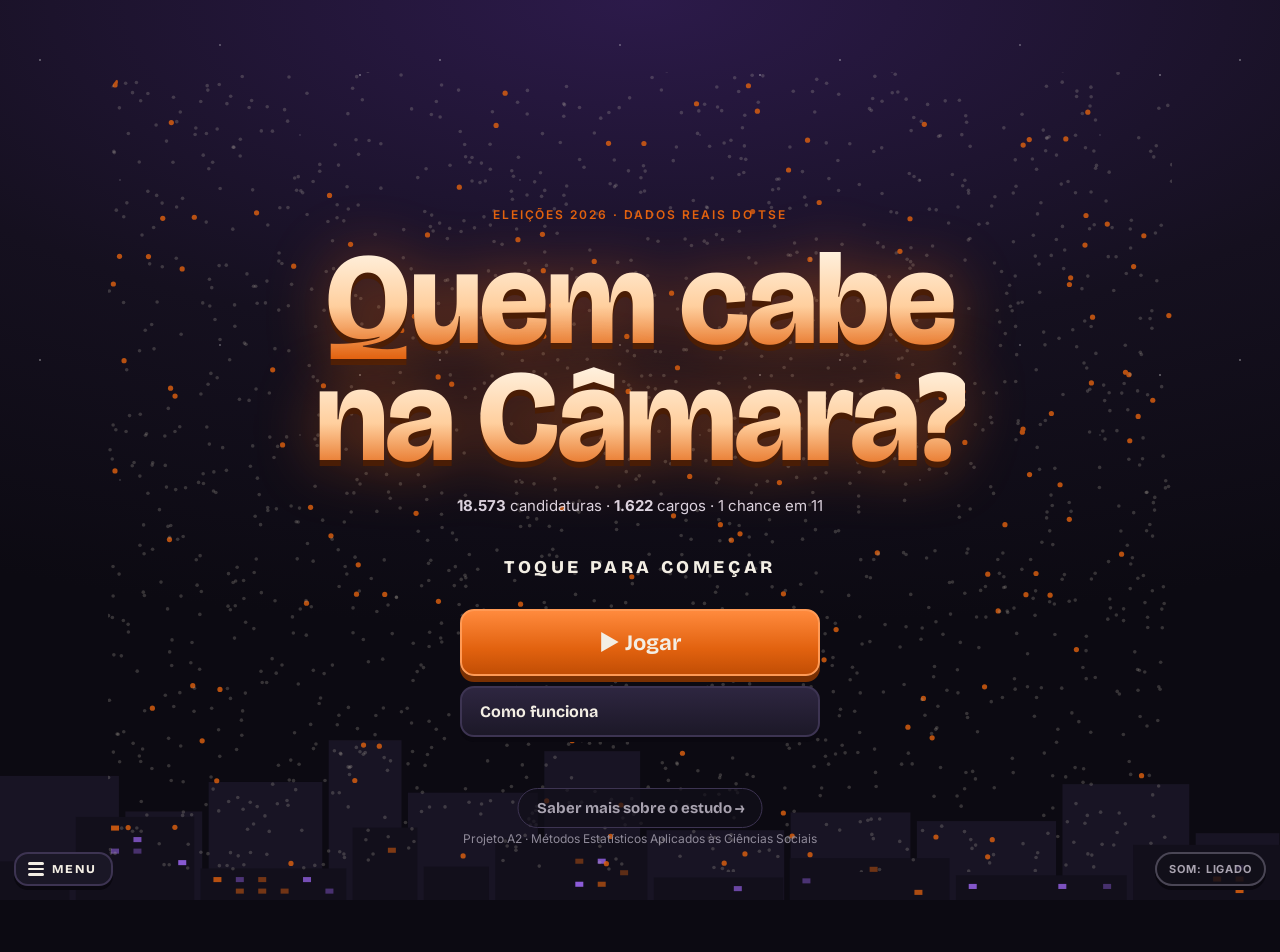
<file: index.html>
<!DOCTYPE html>
<html lang="pt-BR">
<head>
  <meta charset="UTF-8">
  <meta name="viewport" content="width=device-width, initial-scale=1, viewport-fit=cover">
  <!-- app no celular (PWA) -->
  <link rel="manifest" href="manifest.json">
  <meta name="theme-color" content="#121019">
  <link rel="apple-touch-icon" href="icone-180.png">
  <meta name="apple-mobile-web-app-capable" content="yes">
  <meta name="apple-mobile-web-app-status-bar-style" content="black-translucent">
  <meta name="apple-mobile-web-app-title" content="Quem cabe?">
  <title>Quem cabe na Câmara? – o jogo</title>
  <meta name="description" content="Um jogo com os dados reais da eleição de 2026: entre na disputa com um candidato de verdade e veja se dá para vencer a peneira das urnas.">
  <meta property="og:title" content="Quem cabe na Câmara? – o jogo">
  <meta property="og:description" content="18.842 candidaturas, 1.654 cadeiras. Jogue a campanha com um candidato real de 2026.">
  <meta property="og:image" content="https://ccarpenter-tech.github.io/quem-cabe-na-camara/previa.png">
  <meta property="og:type" content="website">
  <meta name="twitter:card" content="summary_large_image">
  <link rel="preconnect" href="https://fonts.googleapis.com">
  <link rel="preconnect" href="https://fonts.gstatic.com" crossorigin>
  <link href="https://fonts.googleapis.com/css2?family=Bricolage+Grotesque:opsz,wght@12..96,600;12..96,800&family=Inter:wght@400;600;700;800&display=swap" rel="stylesheet">
  <link rel="stylesheet" href="jogo.css?v=7">
</head>
<body>
  <ol id="fases" hidden aria-label="Fases do jogo"></ol>
  <main id="app">
    <div id="hud" hidden aria-live="polite"></div>
    <div id="tela"></div>
  </main>
  <noscript><p style="padding:40px">Este jogo precisa de JavaScript. Veja a versão em texto no <a href="dossie.html">dossiê</a>.</p></noscript>

  <script src="dados.js?v=9"></script>
  <script src="jogo-dados.js?v=5"></script>
  <script src="jogo-ui.js?v=3"></script>
  <script src="jogo.js?v=8"></script>
  <script>
    // app no celular: guarda os arquivos para abrir rápido e funcionar sem internet
    if ('serviceWorker' in navigator && location.protocol.startsWith('http')) navigator.serviceWorker.register('sw.js');
    // botão "Baixar como app": o navegador avisa quando o site pode ser instalado (Android e Chrome/Edge no computador)
    window.PEDIDO_APP = null;
    window.addEventListener('beforeinstallprompt', e => { e.preventDefault(); window.PEDIDO_APP = e; window.dispatchEvent(new Event('app-instalavel')); });
    window.addEventListener('appinstalled', () => { window.PEDIDO_APP = null; window.dispatchEvent(new Event('app-instalavel')); });
  </script>
</body>
</html>
</file>
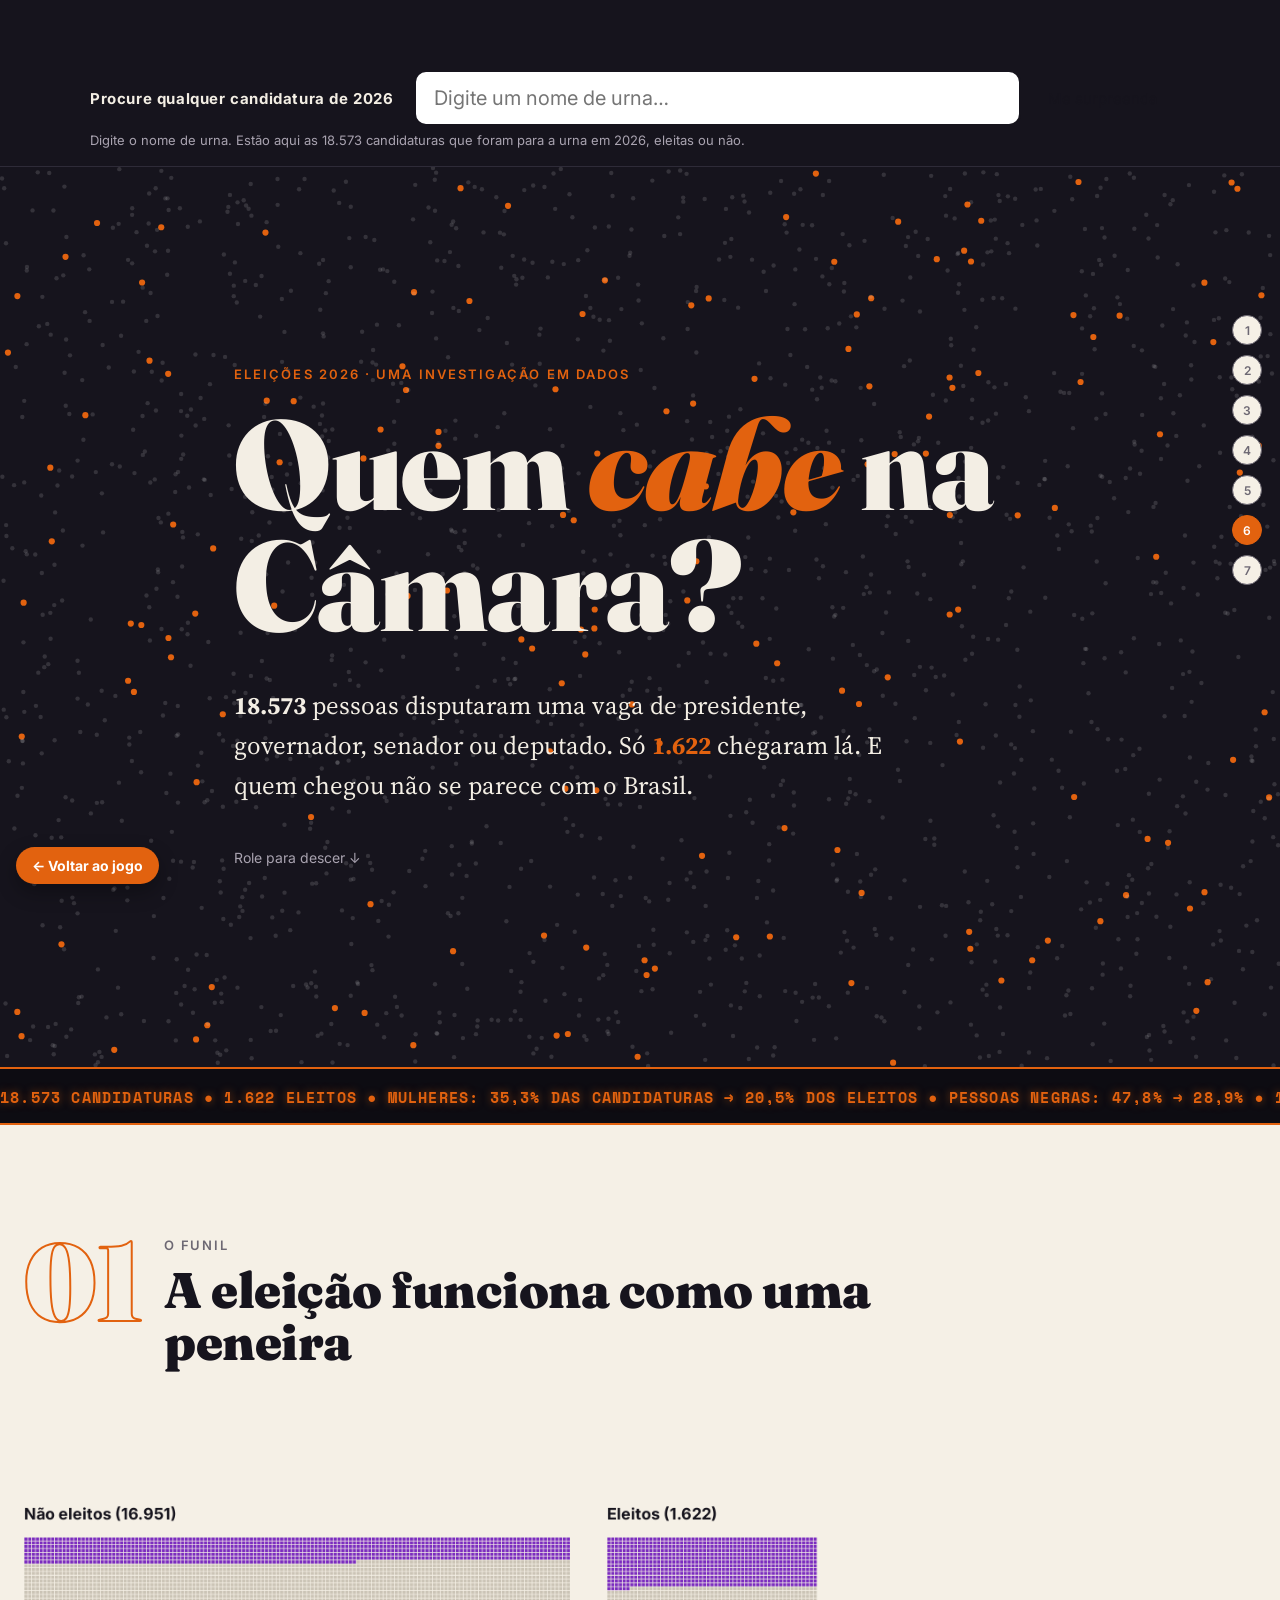
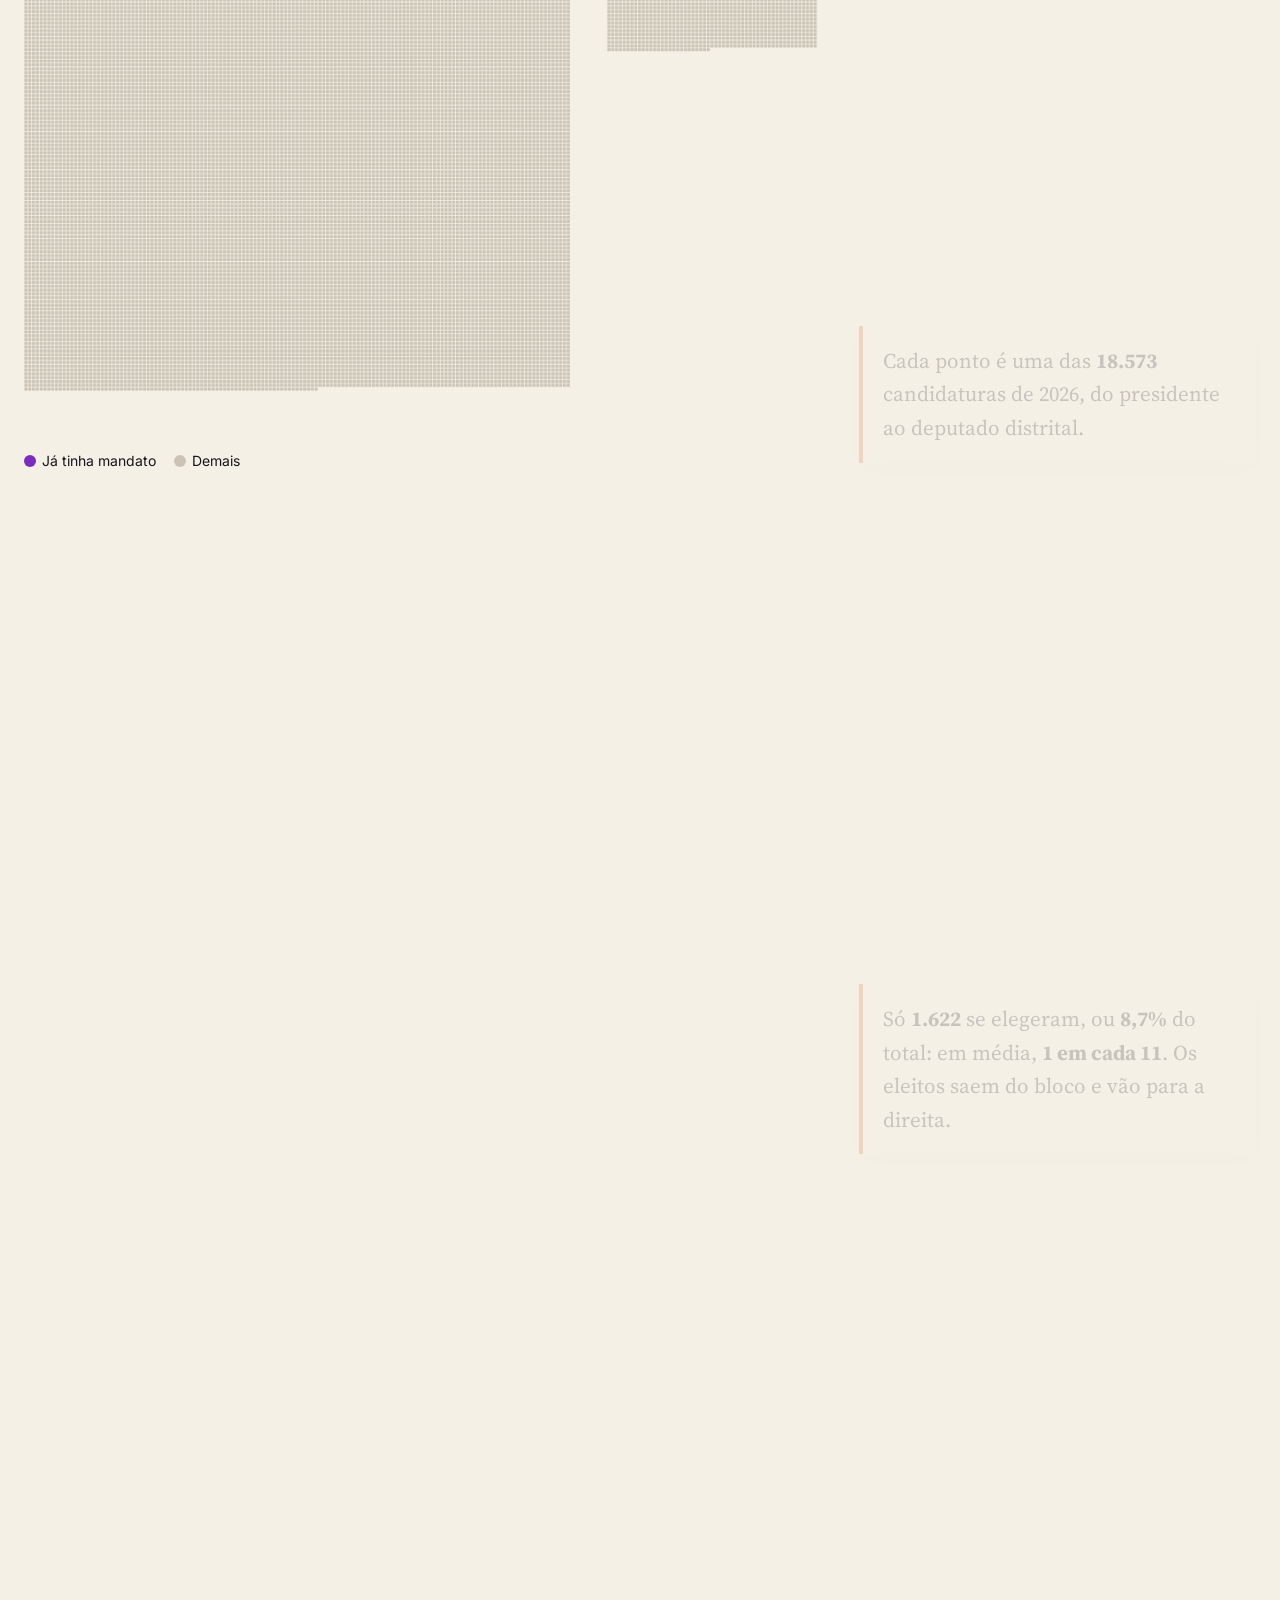
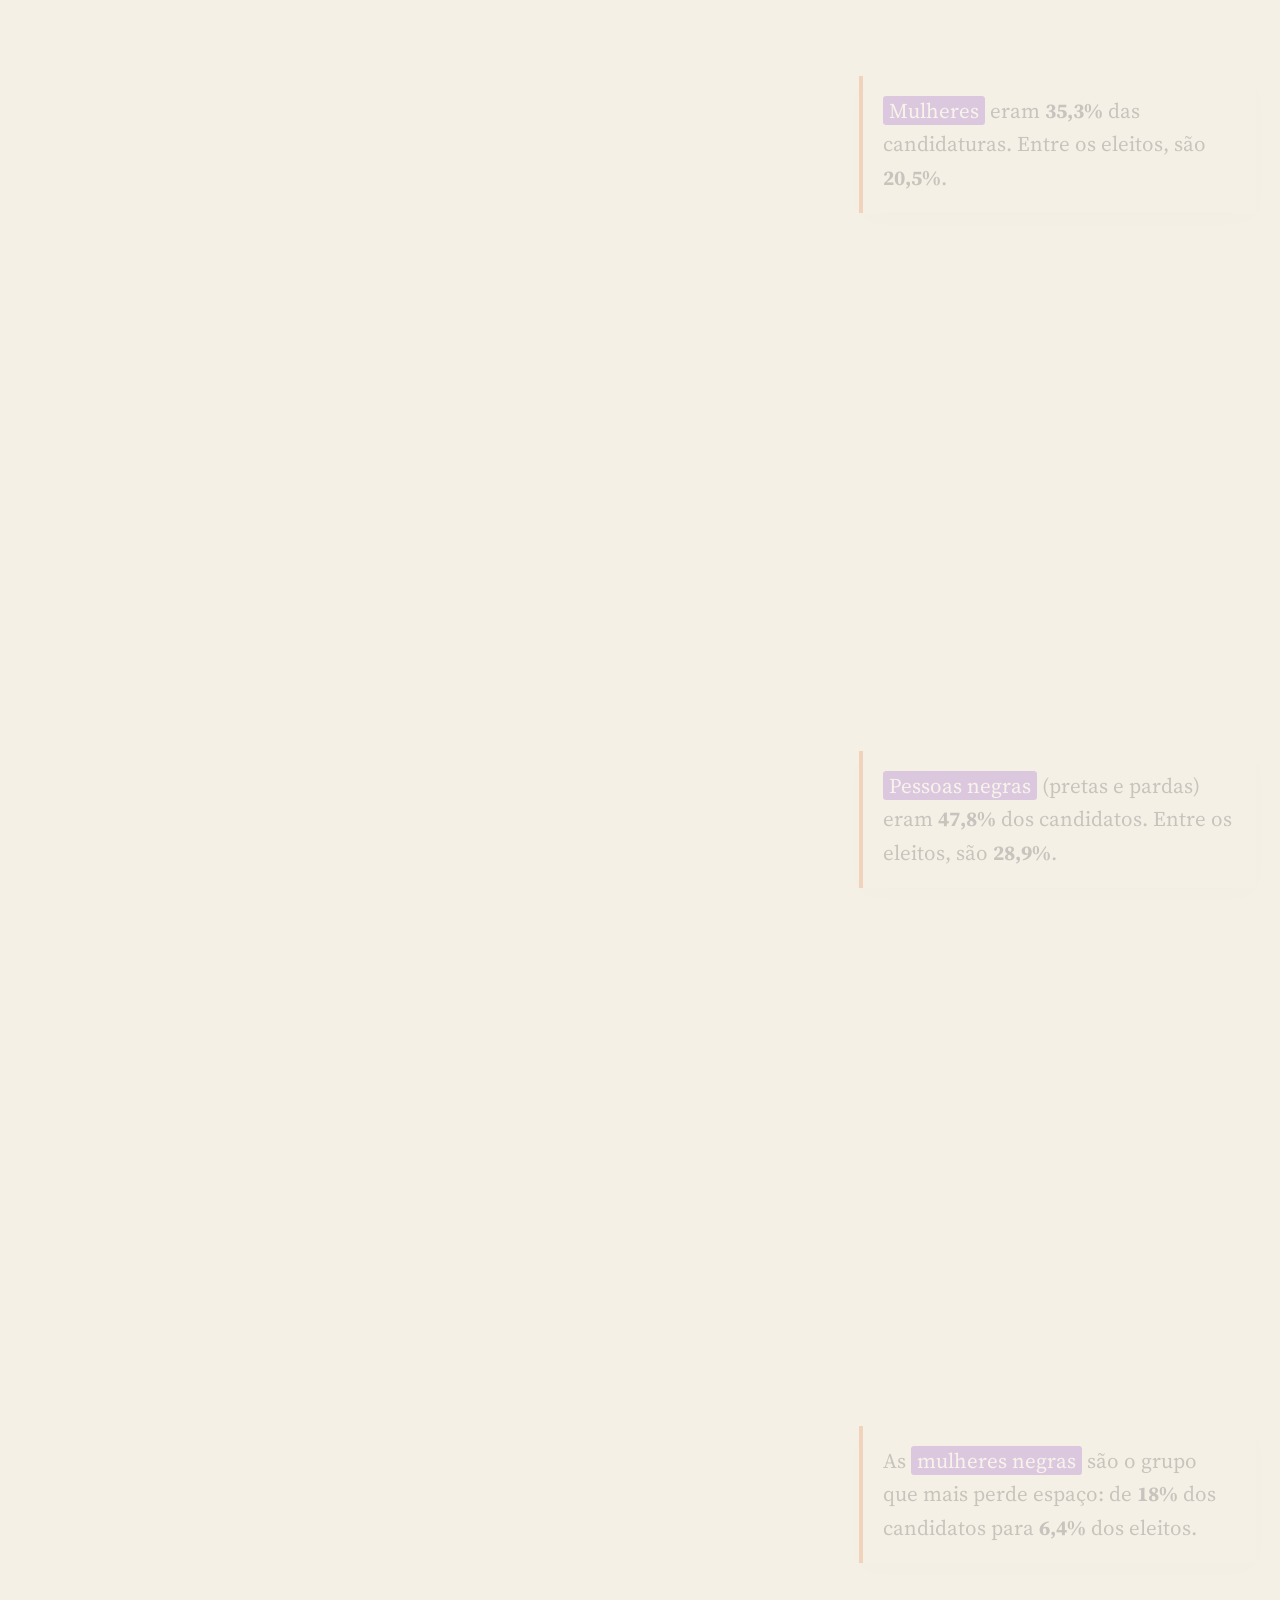
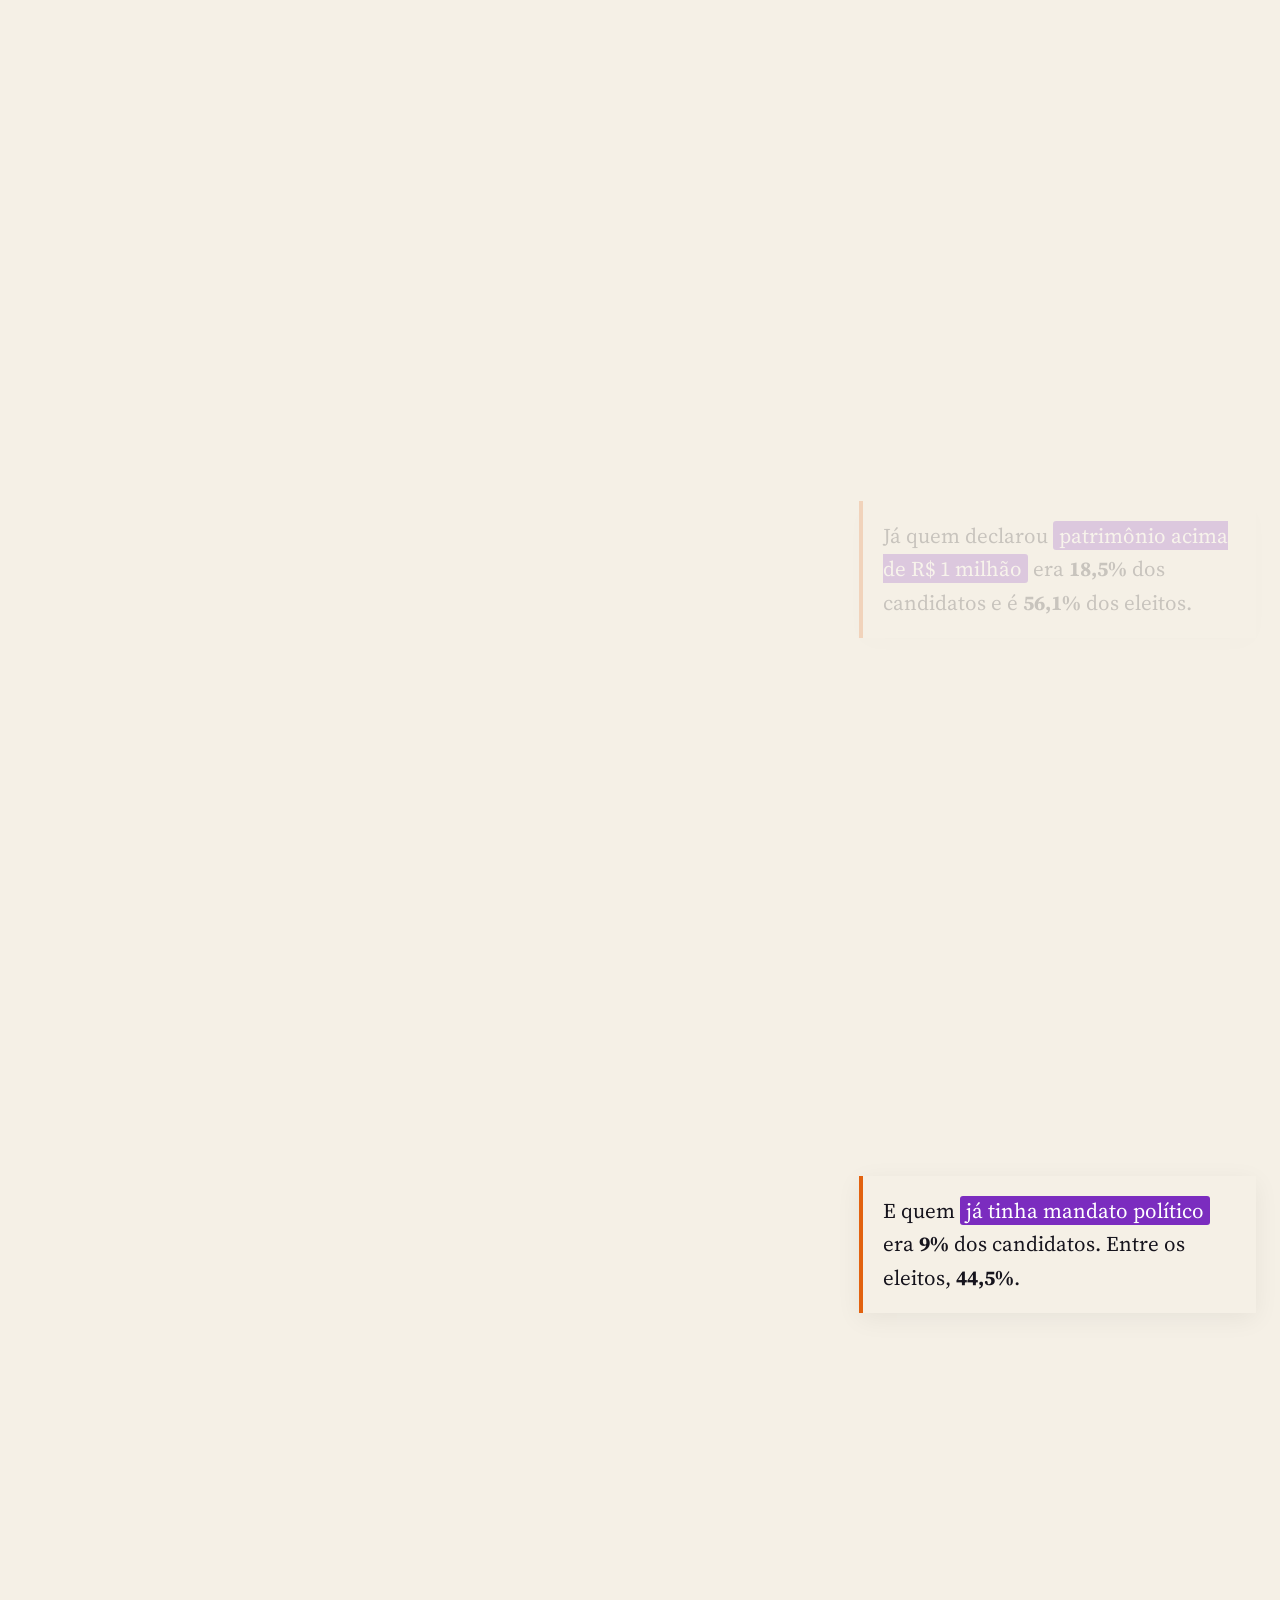
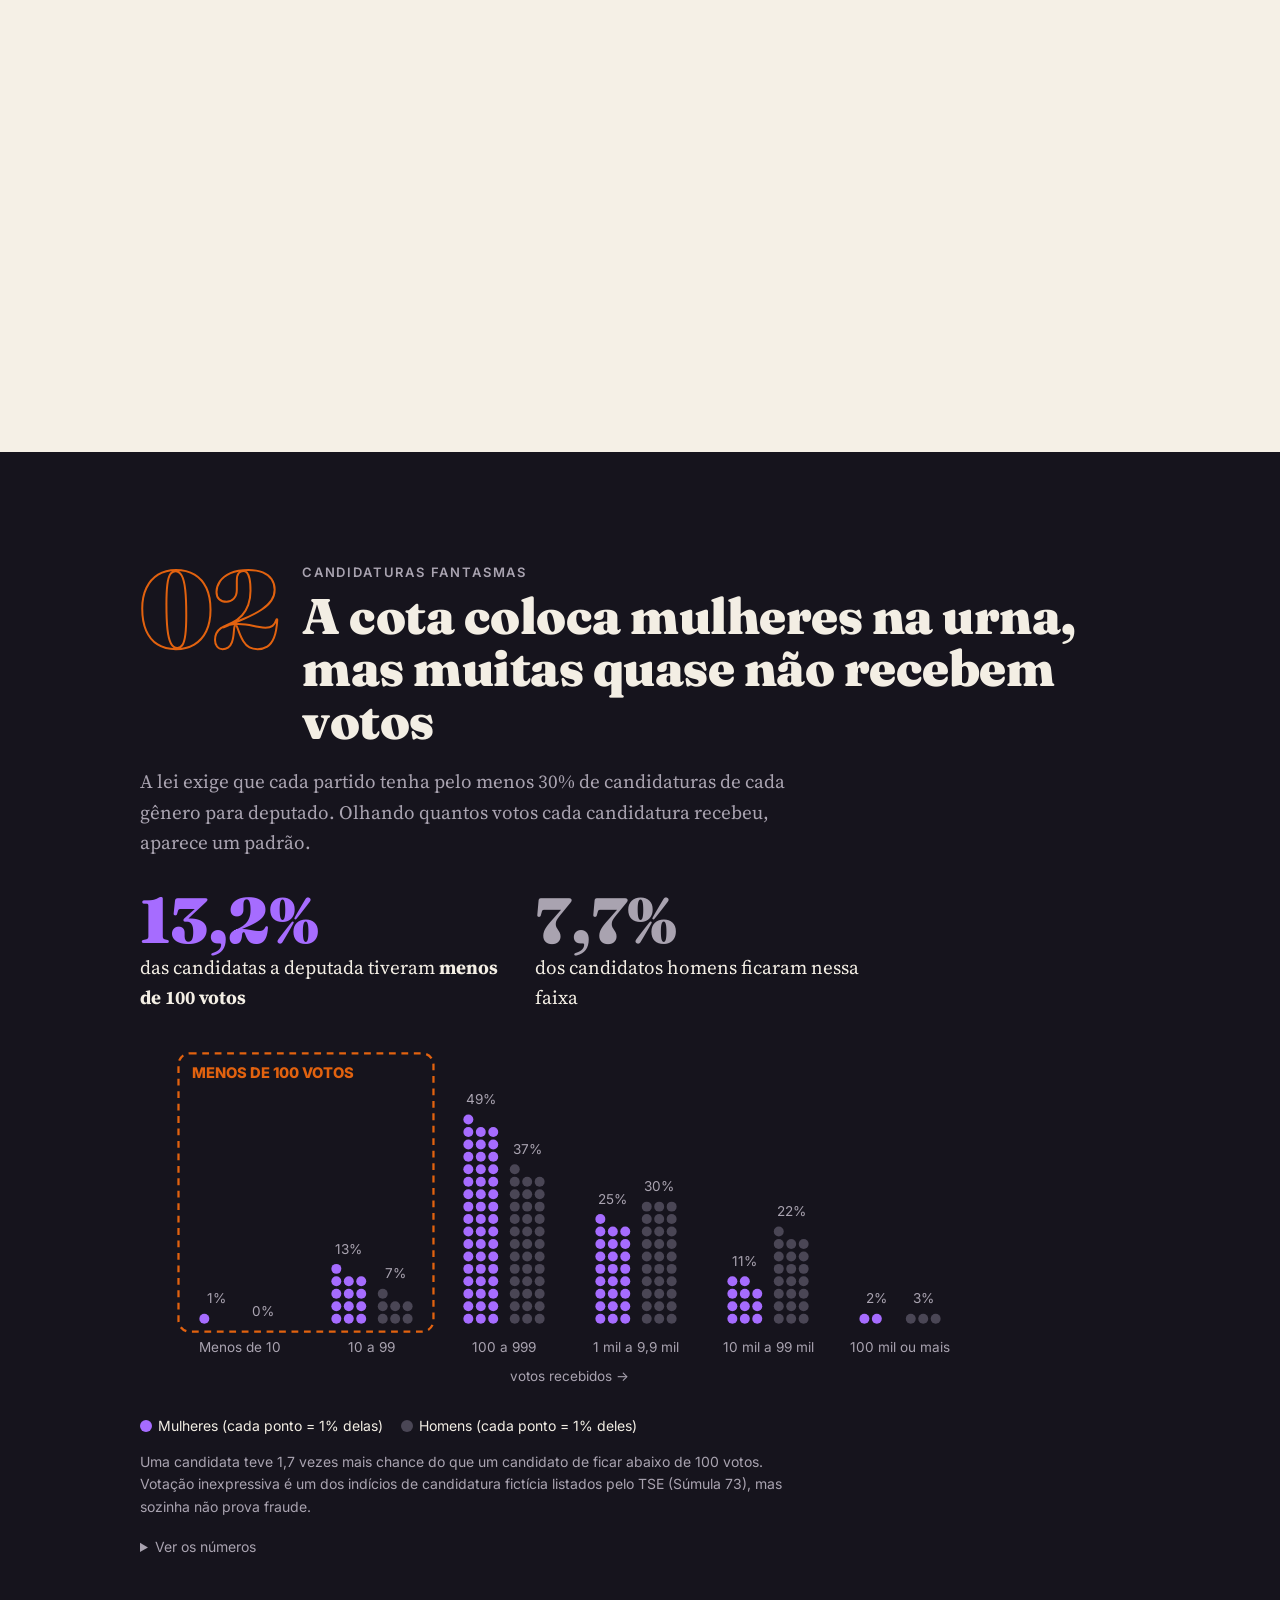
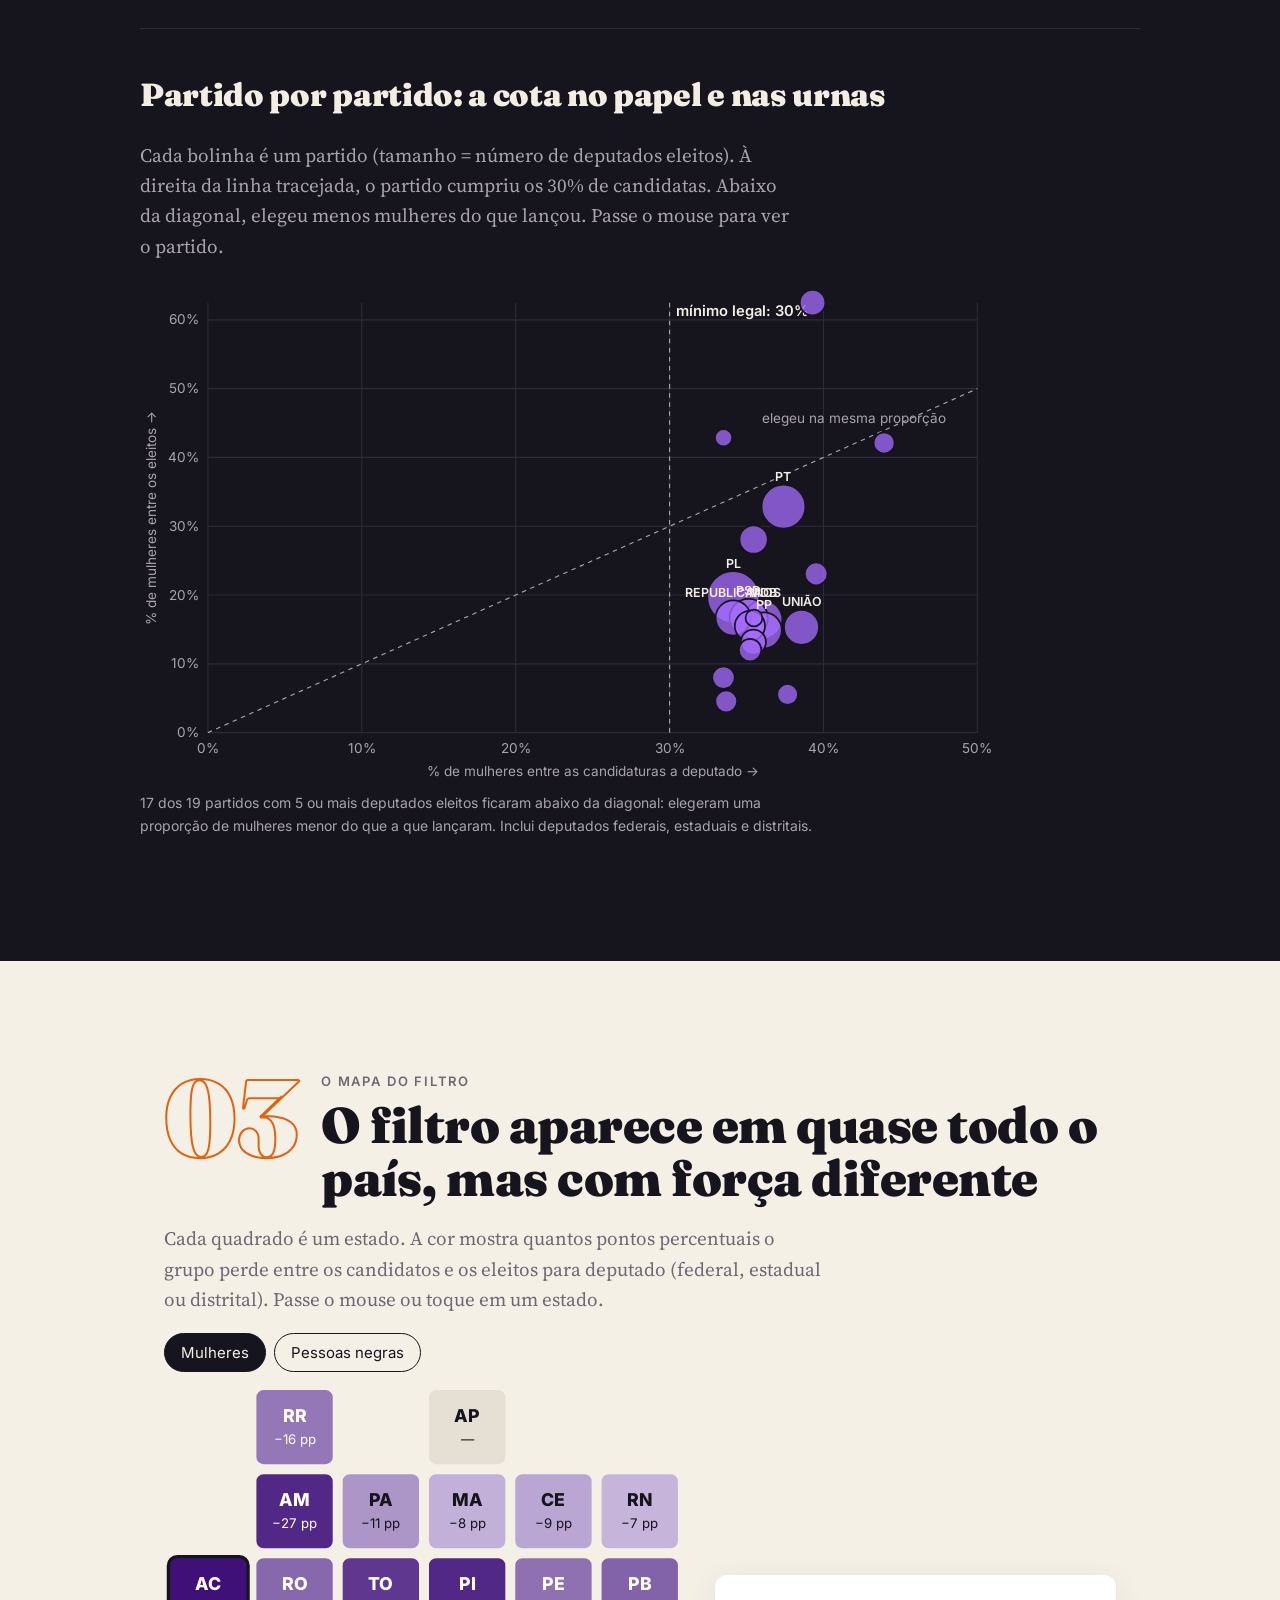
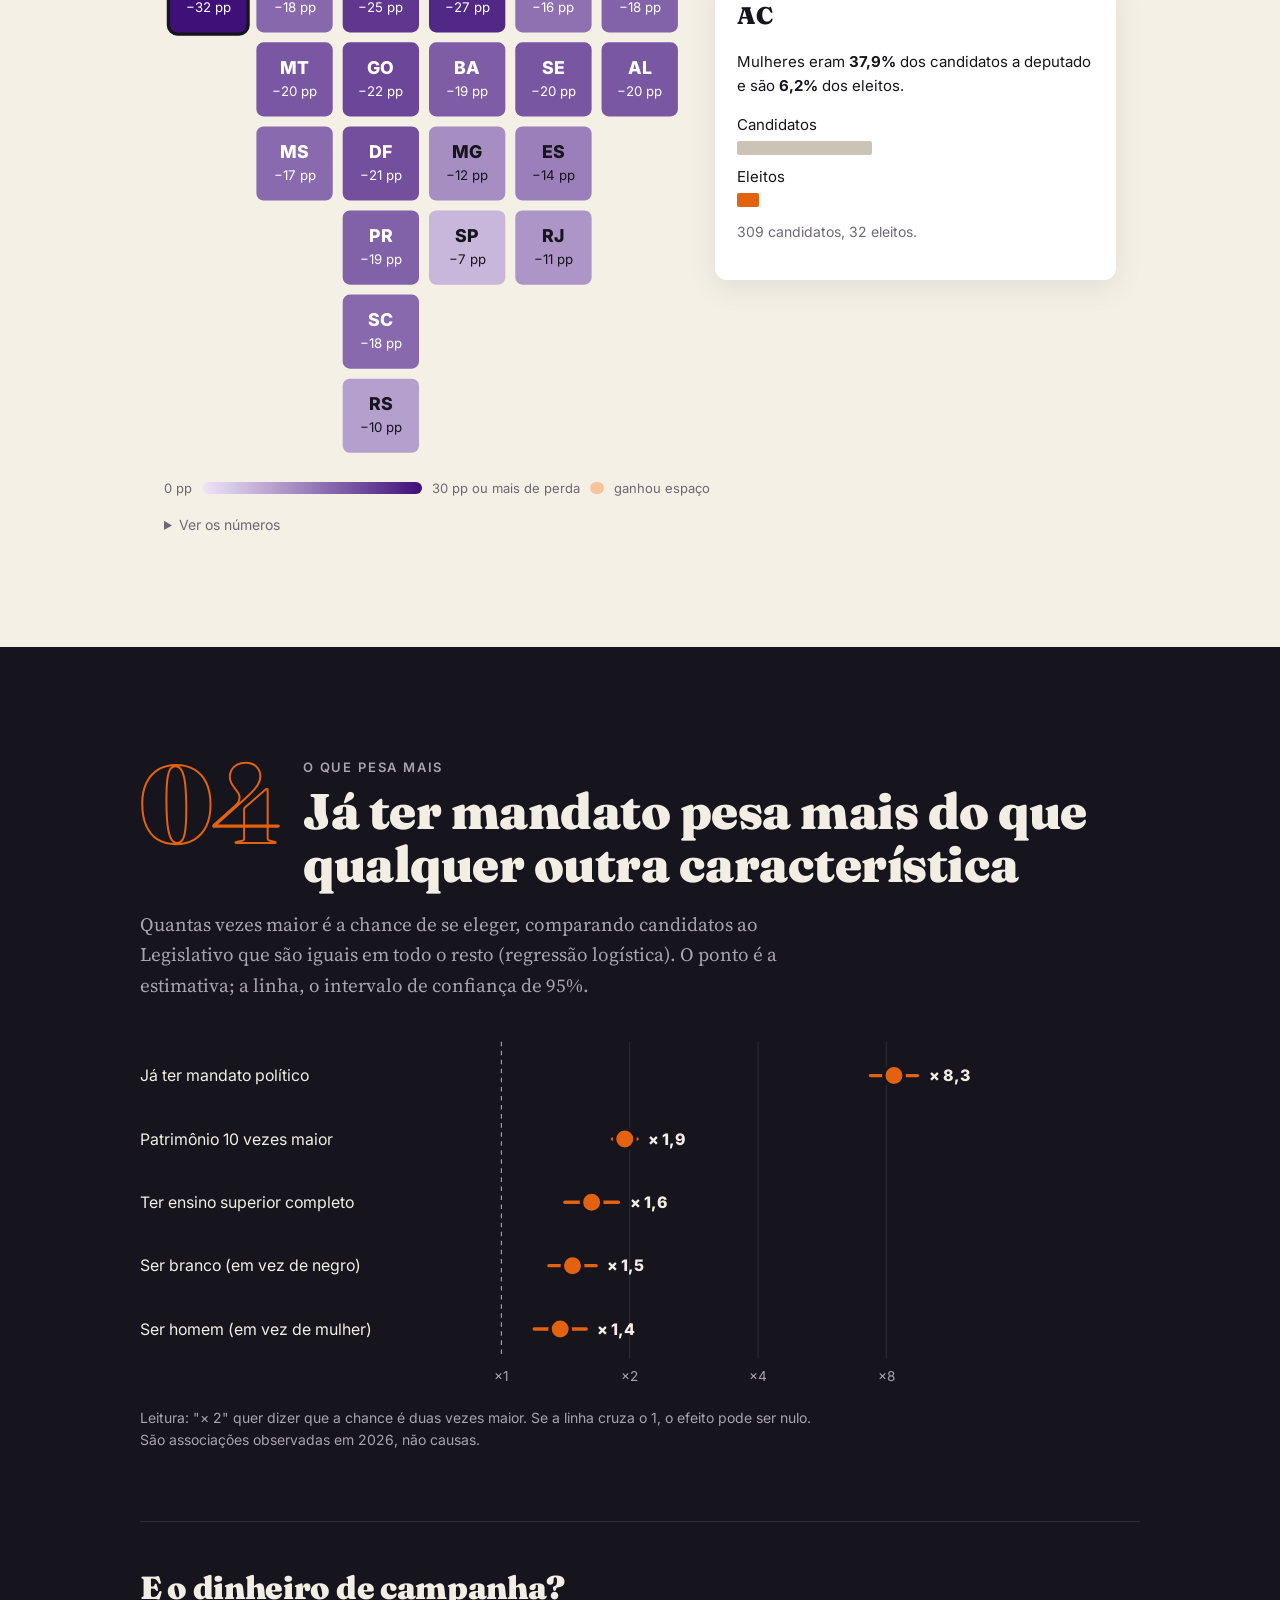
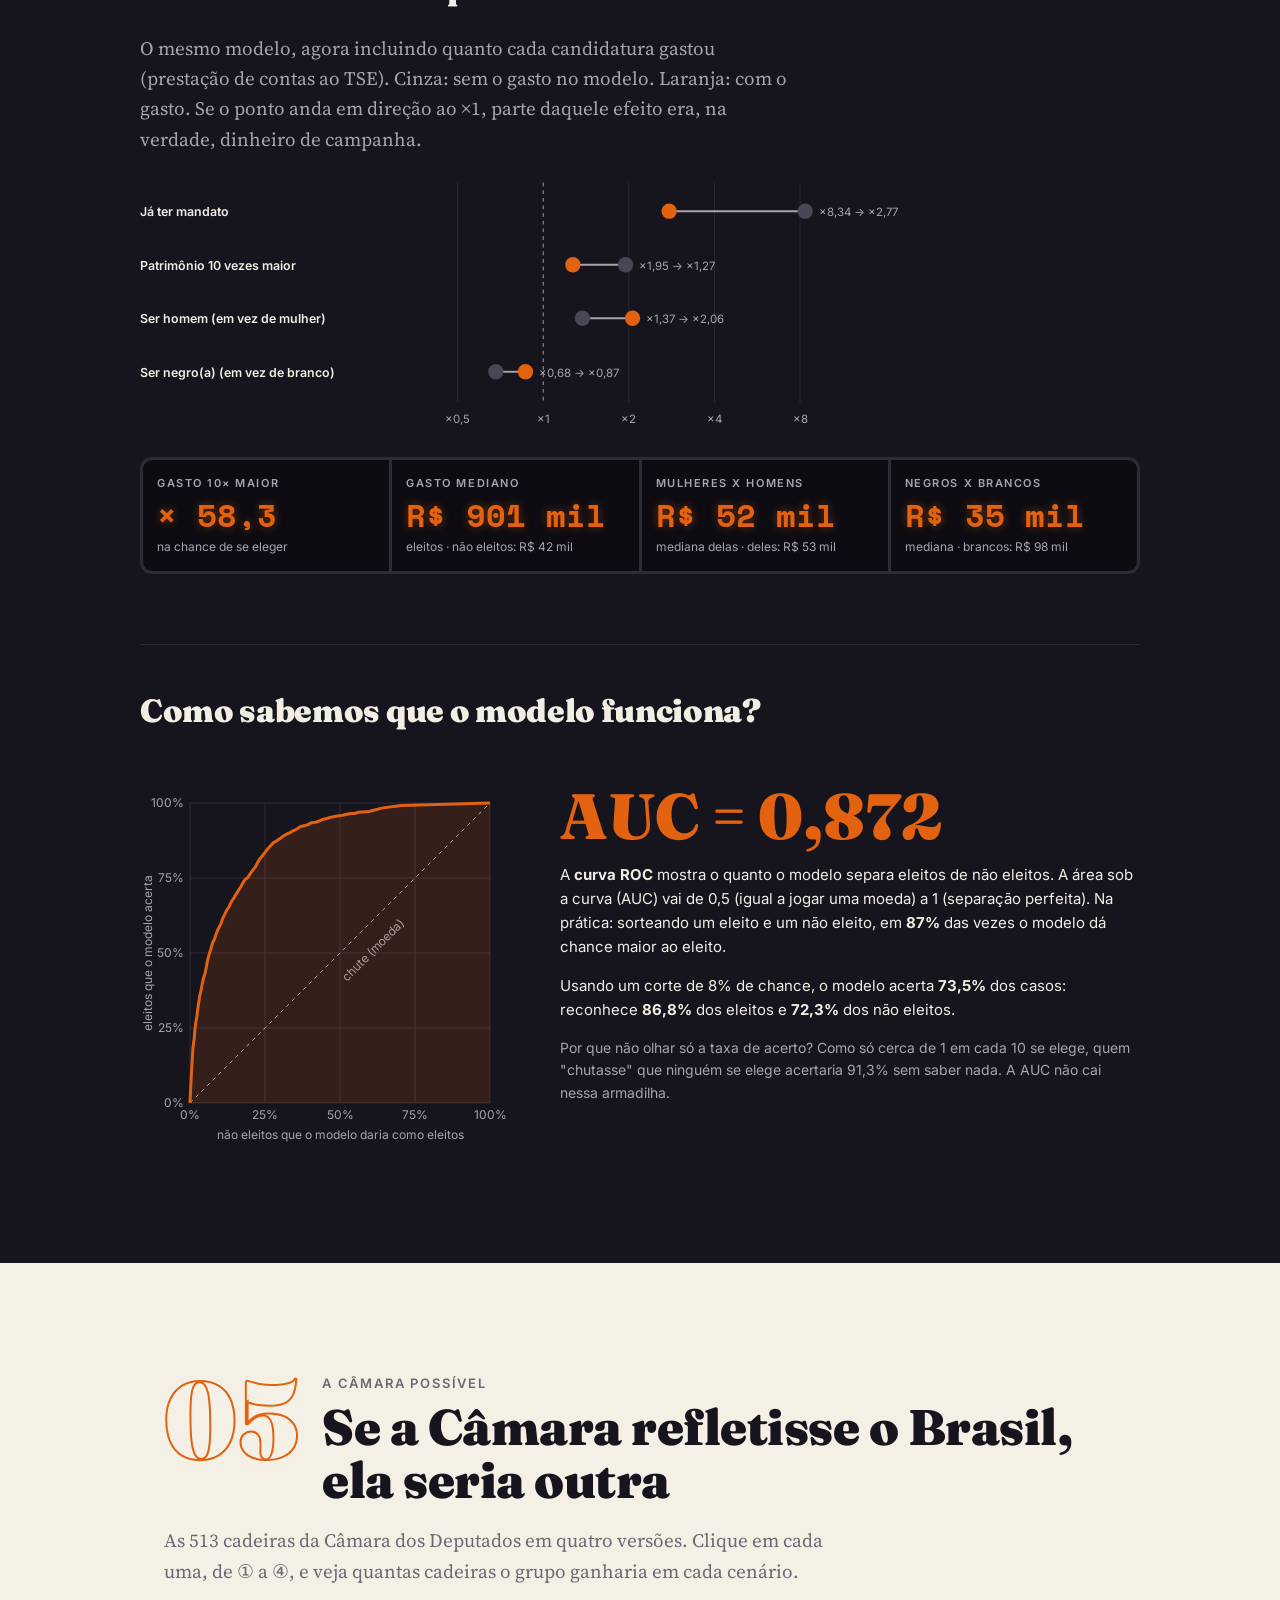
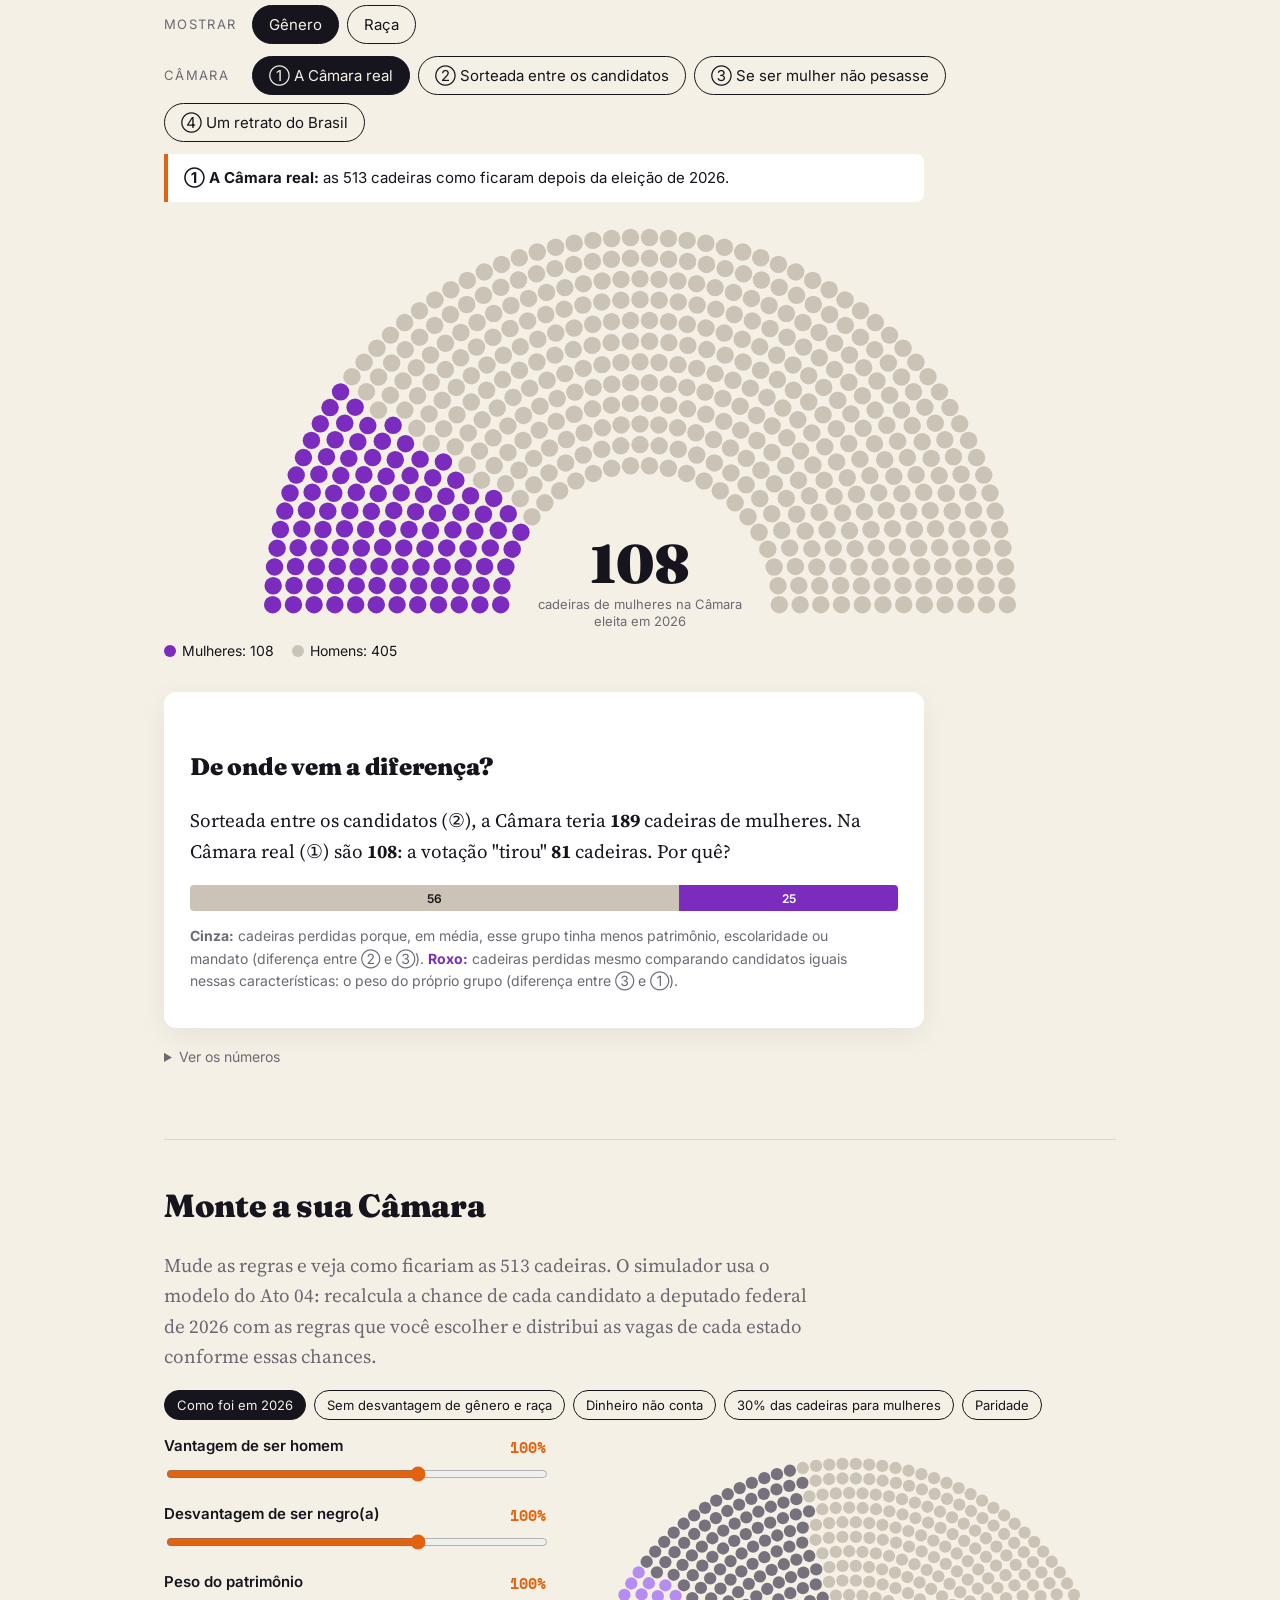
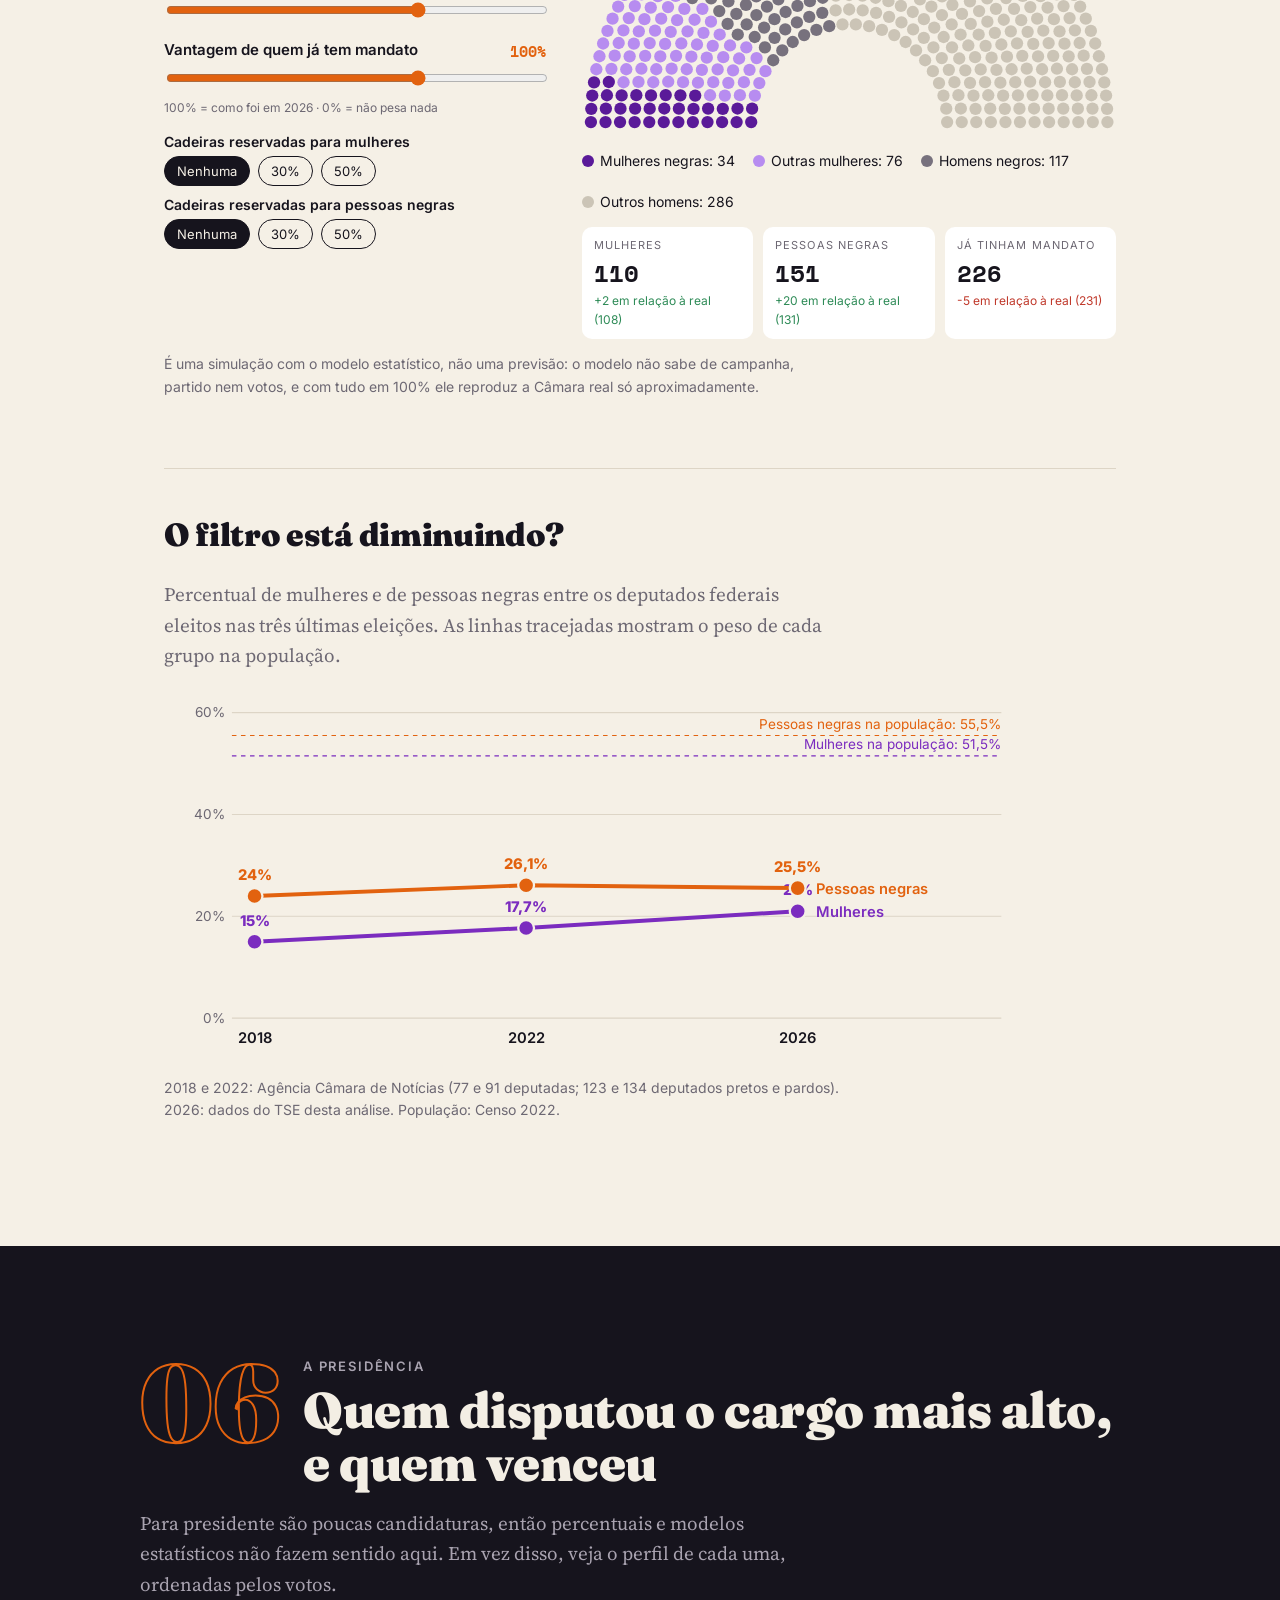
<file: dossie.html>
<!DOCTYPE html>
<html lang="pt-BR">
<head>
  <meta charset="UTF-8">
  <meta name="viewport" content="width=device-width, initial-scale=1, viewport-fit=cover">
  <!-- app no celular (PWA) -->
  <link rel="manifest" href="manifest.json">
  <meta name="theme-color" content="#16141d">
  <link rel="apple-touch-icon" href="icone-180.png">
  <meta name="apple-mobile-web-app-capable" content="yes">
  <meta name="apple-mobile-web-app-status-bar-style" content="black-translucent">
  <meta name="apple-mobile-web-app-title" content="Quem cabe?">
  <title>Quem cabe na Câmara? – o dossiê</title>
  <!-- prévia do link no WhatsApp e nas redes (troque SEU-USUARIO pelo seu usuário do GitHub) -->
  <meta name="description" content="Quem se candidatou e quem se elegeu em 2026: uma investigação em dados sobre o filtro das urnas.">
  <meta property="og:title" content="Quem cabe na Câmara?">
  <meta property="og:description" content="Quem se candidatou e quem se elegeu em 2026: uma investigação em dados. Jogue a campanha no jogo.">
  <meta property="og:image" content="https://SEU-USUARIO.github.io/quem-cabe-na-camara/previa.png">
  <meta property="og:type" content="website">
  <meta name="twitter:card" content="summary_large_image">
  <link rel="preconnect" href="https://fonts.googleapis.com">
  <link rel="preconnect" href="https://fonts.gstatic.com" crossorigin>
  <link href="https://fonts.googleapis.com/css2?family=Fraunces:opsz,wght@9..144,400;9..144,700;9..144,900&family=Inter:wght@400;600;800&family=Space+Mono:wght@400;700&family=Source+Serif+4:opsz,wght@8..60,400;8..60,600&display=swap" rel="stylesheet">
  <link rel="stylesheet" href="estilo.css?v=8">
</head>
<body>

  <a class="voltar-jogo" href="index.html">← Voltar ao jogo</a>
  <style>.voltar-jogo{position:fixed;left:16px;bottom:16px;z-index:60;background:#e2620f;color:#fff;font:700 14px Inter,Arial,sans-serif;padding:10px 16px;border-radius:999px;text-decoration:none;box-shadow:0 8px 20px rgba(0,0,0,.3)}</style>

  <!-- barra de progresso e menu lateral -->
  <div id="progresso"></div>
  <nav id="menu" aria-label="Atos">
    <a href="#ato1" data-nome="O funil">1</a>
    <a href="#ato2" data-nome="Candidaturas fantasmas">2</a>
    <a href="#ato3" data-nome="O mapa do filtro">3</a>
    <a href="#ato4" data-nome="O que pesa mais">4</a>
    <a href="#ato5" data-nome="A Câmara possível">5</a>
    <a href="#ato6" data-nome="A Presidência">6</a>
    <a href="#placar" data-nome="O placar dos eleitos">7</a>
  </nav>

  <!-- ===== BUSCA (barra no topo) ===== -->
  <section id="busca" class="barra-busca" aria-label="Procure um candidato">
    <div class="bb-linha">
      <p class="bb-titulo">Procure qualquer candidatura de 2026</p>
      <div class="busca-caixa">
        <input id="busca-campo" type="search" placeholder="Digite um nome de urna…" autocomplete="off"
               aria-label="Buscar candidato pelo nome de urna">
        <button id="busca-sorte" type="button">Me surpreenda</button>
        <ul id="busca-sugestoes" class="sugestoes" role="listbox"></ul>
      </div>
    </div>
    <p class="bb-explica" id="busca-explica">Estão aqui todas as candidaturas que foram para a urna, eleitas ou não.</p>
    <div id="santinho" class="santinho-area"></div>
  </section>
  <style>
    .barra-busca{position:relative;z-index:5;padding:70px clamp(16px,4vw,48px) 18px;background:#16141d;color:#f3eee4;border-bottom:1px solid #2e2b38}
    .barra-busca .bb-linha{max-width:1100px;margin:0 auto;display:flex;flex-wrap:wrap;gap:12px 20px;align-items:center}
    .barra-busca .bb-titulo{margin:0;font:700 15px Inter,Arial,sans-serif;letter-spacing:.04em}
    .barra-busca .busca-caixa{flex:1;min-width:260px;margin:0}
    .barra-busca .bb-explica{max-width:1100px;margin:6px auto 0;font:13px Inter,Arial,sans-serif;color:#a9a3b0}
    .barra-busca .santinho-area{max-width:1100px;margin:0 auto}
  </style>

  <!-- ===== CAPA ===== -->
  <header class="capa escuro">
    <canvas id="chuva" aria-hidden="true"></canvas>
    <div class="capa-texto">
      <p class="chapeu">Eleições 2026 · Uma investigação em dados</p>
      <h1>Quem <em>cabe</em> na Câmara?</h1>
      <p class="linha-fina">
        <b class="conta" data-valor="total_candidatos">0</b> pessoas disputaram uma vaga de
        presidente, governador, senador ou deputado. Só <b class="conta laranja" data-valor="total_eleitos">0</b>
        chegaram lá. E quem chegou não se parece com o Brasil.
      </p>
      <p class="rolar">Role para descer <span>↓</span></p>
    </div>
  </header>

  <!-- letreiro de apuração (o texto é preenchido pelo grafico.js) -->
  <div class="letreiro" aria-hidden="true"><div class="letreiro-faixa"></div></div>

  <!-- ===== ATO 1: O FUNIL ===== -->
  <section id="ato1" class="ato largo">
    <div class="cabeca-ato">
      <span class="num-ato">01</span>
      <div>
        <p class="numero-ato">O funil</p>
        <h2>A eleição funciona como uma peneira</h2>
      </div>
    </div>
    <div class="rolagem">
      <div class="grafico-fixo">
        <canvas id="funil" role="img" aria-label="Pontos representando cada candidato e cada eleito"></canvas>
        <div class="legenda" id="legenda-funil"></div>
      </div>
      <div class="passos">
        <div class="passo" data-passo="0">
          <p>Cada ponto é uma das <b id="p0-cand"></b> candidaturas de 2026, do presidente ao
            deputado distrital.</p>
        </div>
        <div class="passo" data-passo="1">
          <p>Só <b id="p1-eleitos"></b> se elegeram, ou <b id="p1-taxa"></b> do total:
            em média, <b>1 em cada <span id="p1-um-em"></span></b>. Os eleitos saem do bloco
            e vão para a direita.</p>
        </div>
        <div class="passo" data-passo="2">
          <p><span class="destaque">Mulheres</span> eram <b id="p2-cand"></b> das candidaturas.
            Entre os eleitos, são <b id="p2-el"></b>.</p>
        </div>
        <div class="passo" data-passo="3">
          <p><span class="destaque">Pessoas negras</span> (pretas e pardas) eram <b id="p3-cand"></b>
            dos candidatos. Entre os eleitos, são <b id="p3-el"></b>.</p>
        </div>
        <div class="passo" data-passo="4">
          <p>As <span class="destaque">mulheres negras</span> são o grupo que mais perde espaço:
            de <b id="p4-cand"></b> dos candidatos para <b id="p4-el"></b> dos eleitos.</p>
        </div>
        <div class="passo" data-passo="5">
          <p>Já quem declarou <span class="destaque">patrimônio acima de R$ 1 milhão</span> era
            <b id="p5-cand"></b> dos candidatos e é <b id="p5-el"></b> dos eleitos.</p>
        </div>
        <div class="passo" data-passo="6">
          <p>E quem <span class="destaque">já tinha mandato político</span> era <b id="p6-cand"></b>
            dos candidatos. Entre os eleitos, <b id="p6-el"></b>.</p>
        </div>
      </div>
    </div>
  </section>

  <!-- ===== ATO 2: CANDIDATURAS FANTASMAS ===== -->
  <section id="ato2" class="ato escuro">
    <div class="cabeca-ato">
      <span class="num-ato">02</span>
      <div>
        <p class="numero-ato">Candidaturas fantasmas</p>
        <h2>A cota coloca mulheres na urna, mas muitas quase não recebem votos</h2>
      </div>
    </div>
    <p class="explica">A lei exige que cada partido tenha pelo menos 30% de candidaturas de cada
      gênero para deputado. Olhando quantos votos cada candidatura recebeu, aparece um padrão.</p>

    <div class="numeros-lado">
      <div><p class="numero-grande destaque-txt" id="lar-mulheres"></p>
        <p>das candidatas a deputada tiveram <b>menos de 100 votos</b></p></div>
      <div><p class="numero-grande cinza-txt" id="lar-homens"></p>
        <p>dos candidatos homens ficaram nessa faixa</p></div>
    </div>

    <svg id="laranjas" viewBox="0 0 760 320" role="img"
         aria-label="Distribuição de candidatos por faixa de votos, mulheres e homens"></svg>
    <div class="legenda">
      <span style="--cor: var(--destaque)">Mulheres (cada ponto = 1% delas)</span>
      <span style="--cor: var(--base)">Homens (cada ponto = 1% deles)</span>
    </div>
    <p class="nota" id="lar-nota"></p>
    <details class="tabela"><summary>Ver os números</summary><div id="tab-laranjas"></div></details>

    <div class="bloco-extra">
      <h3>Partido por partido: a cota no papel e nas urnas</h3>
      <p class="explica">Cada bolinha é um partido (tamanho = número de deputados eleitos). À direita da
        linha tracejada, o partido cumpriu os 30% de candidatas. Abaixo da diagonal, elegeu menos mulheres
        do que lançou. Passe o mouse para ver o partido.</p>
      <svg id="cota-partidos" viewBox="0 0 760 440" role="img" aria-label="Percentual de candidatas e de eleitas por partido"></svg>
      <p class="nota" id="cota-nota"></p>
    </div>
  </section>

  <!-- ===== ATO 3: O MAPA DO FILTRO ===== -->
  <section id="ato3" class="ato">
    <div class="cabeca-ato">
      <span class="num-ato">03</span>
      <div>
        <p class="numero-ato">O mapa do filtro</p>
        <h2>O filtro aparece em quase todo o país, mas com força diferente</h2>
      </div>
    </div>
    <p class="explica">Cada quadrado é um estado. A cor mostra quantos pontos percentuais o grupo
      perde entre os candidatos e os eleitos para deputado (federal, estadual ou distrital).
      Passe o mouse ou toque em um estado.</p>

    <div class="botoes" id="botoes-mapa">
      <button data-grupo="mulheres" class="ativo">Mulheres</button>
      <button data-grupo="negras">Pessoas negras</button>
    </div>
    <div class="mapa-area">
      <svg id="mapa" viewBox="0 0 470 620" role="img" aria-label="Mapa em quadrados dos estados"></svg>
      <div id="painel-uf" class="painel"></div>
    </div>
    <div id="legenda-mapa" class="legenda-gradiente"></div>
    <details class="tabela"><summary>Ver os números</summary><div id="tab-mapa"></div></details>
  </section>

  <!-- ===== ATO 4: O QUE PESA MAIS ===== -->
  <section id="ato4" class="ato escuro">
    <div class="cabeca-ato">
      <span class="num-ato">04</span>
      <div>
        <p class="numero-ato">O que pesa mais</p>
        <h2>Já ter mandato pesa mais do que qualquer outra característica</h2>
      </div>
    </div>
    <p class="explica">Quantas vezes maior é a chance de se eleger, comparando candidatos ao
      Legislativo que são iguais em todo o resto (regressão logística). O ponto é a estimativa;
      a linha, o intervalo de confiança de 95%.</p>
    <svg id="pesos" viewBox="0 0 760 330" role="img" aria-label="Razões de chances com intervalos de confiança"></svg>
    <p class="nota">Leitura: "× 2" quer dizer que a chance é duas vezes maior. Se a linha cruza o
      1, o efeito pode ser nulo. São associações observadas em 2026, não causas.</p>

    <div class="bloco-extra" id="gastos-bloco" hidden>
      <h3>E o dinheiro de campanha?</h3>
      <p class="explica">O mesmo modelo, agora incluindo quanto cada candidatura gastou (prestação de contas
        ao TSE). Cinza: sem o gasto no modelo. Laranja: com o gasto. Se o ponto anda em direção ao ×1, parte
        daquele efeito era, na verdade, dinheiro de campanha.</p>
      <svg id="gastos" viewBox="0 0 900 270" role="img" aria-label="Razões de chances com e sem gasto de campanha"></svg>
      <div class="painel-apuracao" id="gastos-painel"></div>
    </div>

    <div class="bloco-extra">
      <h3>Como sabemos que o modelo funciona?</h3>
      <div class="validacao-grid">
        <svg id="roc" viewBox="0 0 380 400" role="img" aria-label="Curva ROC do modelo"></svg>
        <div id="validacao-texto"></div>
      </div>
    </div>
  </section>

  <!-- ===== ATO 5: A CÂMARA POSSÍVEL ===== -->
  <section id="ato5" class="ato">
    <div class="cabeca-ato">
      <span class="num-ato">05</span>
      <div>
        <p class="numero-ato">A Câmara possível</p>
        <h2>Se a Câmara refletisse o Brasil, ela seria outra</h2>
      </div>
    </div>
    <p class="explica">As 513 cadeiras da Câmara dos Deputados em quatro versões. Clique em cada
      uma, de ① a ④, e veja quantas cadeiras o grupo ganharia em cada cenário.</p>

    <div class="botoes" id="botoes-dimensao">
      <span class="rotulo-botoes">Mostrar</span>
      <button data-dimensao="genero" class="ativo">Gênero</button>
      <button data-dimensao="raca">Raça</button>
    </div>
    <div class="botoes" id="botoes-cenario">
      <span class="rotulo-botoes">Câmara</span>
      <button data-cenario="real" class="ativo">① A Câmara real</button>
      <button data-cenario="candidatos">② Sorteada entre os candidatos</button>
      <button data-cenario="sem_filtro" id="botao-sem-filtro">③ Se ser mulher não pesasse</button>
      <button data-cenario="brasil">④ Um retrato do Brasil</button>
    </div>
    <p class="cenario-explica" id="cenario-explica"></p>

    <div class="hemi-area">
      <svg id="hemiciclo" viewBox="0 0 600 330" role="img" aria-label="Hemiciclo com 513 cadeiras"></svg>
      <p class="hemi-centro"><span class="numero-grande" id="hemi-numero"></span>
        <span id="hemi-texto"></span></p>
    </div>
    <div class="legenda" id="legenda-hemi"></div>
    <div class="caixa-decomp" id="decomp"></div>
    <details class="tabela"><summary>Ver os números</summary><div id="tab-hemi"></div></details>

    <div class="bloco-extra simulador" id="simulador">
      <h3>Monte a sua Câmara</h3>
      <p class="explica">Mude as regras e veja como ficariam as 513 cadeiras. O simulador usa o modelo do
        Ato 04: recalcula a chance de cada candidato a deputado federal de 2026 com as regras que você escolher
        e distribui as vagas de cada estado conforme essas chances.</p>
      <div class="botoes" id="sim-atalhos"></div>
      <div class="sim-grid">
        <div class="sim-controles">
          <label class="sim-controle"><span>Vantagem de ser homem <output id="o-genero">100%</output></span>
            <input type="range" id="s-genero" min="0" max="150" step="10" value="100"></label>
          <label class="sim-controle"><span>Desvantagem de ser negro(a) <output id="o-raca">100%</output></span>
            <input type="range" id="s-raca" min="0" max="150" step="10" value="100"></label>
          <label class="sim-controle"><span>Peso do patrimônio <output id="o-patrimonio">100%</output></span>
            <input type="range" id="s-patrimonio" min="0" max="150" step="10" value="100"></label>
          <label class="sim-controle"><span>Vantagem de quem já tem mandato <output id="o-mandato">100%</output></span>
            <input type="range" id="s-mandato" min="0" max="150" step="10" value="100"></label>
          <p class="sim-legenda-controles">100% = como foi em 2026 · 0% = não pesa nada</p>
          <div class="sim-reserva"><span>Cadeiras reservadas para mulheres</span>
            <div class="botoes" id="r-mulheres"><button data-v="0" class="ativo">Nenhuma</button><button data-v="0.3">30%</button><button data-v="0.5">50%</button></div></div>
          <div class="sim-reserva"><span>Cadeiras reservadas para pessoas negras</span>
            <div class="botoes" id="r-negras"><button data-v="0" class="ativo">Nenhuma</button><button data-v="0.3">30%</button><button data-v="0.5">50%</button></div></div>
        </div>
        <div class="sim-resultado">
          <svg id="sim-hemiciclo" viewBox="0 0 600 330" role="img" aria-label="Câmara simulada"></svg>
          <div class="legenda" id="sim-legenda"></div>
          <div class="sim-numeros" id="sim-numeros"></div>
        </div>
      </div>
      <p class="nota" id="sim-nota">É uma simulação com o modelo estatístico, não uma previsão: o modelo não
        sabe de campanha, partido nem votos, e com tudo em 100% ele reproduz a Câmara real só aproximadamente.</p>
    </div>

    <div class="bloco-extra">
      <h3>O filtro está diminuindo?</h3>
      <p class="explica">Percentual de mulheres e de pessoas negras entre os deputados federais eleitos nas
        três últimas eleições. As linhas tracejadas mostram o peso de cada grupo na população.</p>
      <svg id="serie" viewBox="0 0 760 330" role="img" aria-label="Mulheres e pessoas negras eleitas em 2018, 2022 e 2026"></svg>
      <p class="nota">2018 e 2022: Agência Câmara de Notícias (77 e 91 deputadas; 123 e 134 deputados pretos e
        pardos). 2026: dados do TSE desta análise. População: Censo 2022.</p>
    </div>
    <div id="dica" class="dica" hidden></div>
  </section>

  <!-- ===== ATO 6: A PRESIDÊNCIA ===== -->
  <section id="ato6" class="ato escuro">
    <div class="cabeca-ato">
      <span class="num-ato">06</span>
      <div>
        <p class="numero-ato">A Presidência</p>
        <h2>Quem disputou o cargo mais alto, e quem venceu</h2>
      </div>
    </div>
    <p class="explica">Para presidente são poucas candidaturas, então percentuais e modelos
      estatísticos não fazem sentido aqui. Em vez disso, veja o perfil de cada uma, ordenadas
      pelos votos.</p>
    <div class="duelo" id="duelo"></div>
    <div class="resumo-pres" id="pres-resumo"></div>
    <div class="cartoes-pres" id="pres-cartoes"></div>
    <p class="nota">Votos como calculados na Parte 1. Patrimônio e cor/raça são autodeclarados ao TSE.</p>
  </section>

  <!-- ===== ATO 7: O PLACAR DOS ELEITOS ===== -->
  <section id="placar" class="ato escuro">
    <div class="cabeca-ato">
      <span class="num-ato">07</span>
      <div>
        <p class="numero-ato">O placar dos eleitos</p>
        <h2>Quem são, afinal, os eleitos de 2026</h2>
      </div>
    </div>
    <p class="explica">Escolha um cargo e um estado: o painel e os rankings se atualizam.
      Clique em um nome para ver o "santinho" da candidatura.</p>
    <div class="botoes" id="placar-cargos"></div>
    <label class="seletor">Estado <select id="placar-uf"></select></label>
    <div class="painel-apuracao" id="placar-painel"></div>
    <div class="botoes abas" id="placar-abas"></div>
    <ol class="ranking" id="placar-ranking"></ol>
    <p class="nota" id="placar-nota"></p>
  </section>


  <!-- letreiro de apuração -->
  <div class="letreiro letreiro-2" aria-hidden="true"><div class="letreiro-faixa"></div></div>


  <!-- ===== RODAPÉ ===== -->
  <footer class="escuro">
    <h2>Metodologia</h2>
    <p>Dados: Portal de Dados Abertos do TSE (candidatos, bens declarados e votação de 2026) e
      Censo 2022 do IBGE (51,5% de mulheres; 55,5% de pessoas pretas e pardas).</p>
    <p>Recorte: candidatos que estiveram na urna para presidente, governador, senador e deputado
      federal, estadual e distrital. Vices e suplentes não entram. Patrimônio e cor/raça são
      autodeclarados. "Mandato" foi aproximado pela ocupação declarada.</p>
    <p>Modelo: regressão logística com os candidatos ao Legislativo (deputados e senador), com
      cargo, mandato, gênero, raça, ensino superior e log do patrimônio. O cenário "sem filtro"
      recalcula a chance de cada candidato a deputado federal com os coeficientes de gênero (ou
      de raça) iguais a zero.</p>
    <p id="metodo-extra"></p>
    <p>Fotos dos candidatos: Tribunal Superior Eleitoral (DivulgaCandContas / Portal de Dados Abertos),
      usadas apenas para identificação, sem fins comerciais.</p>
    <p>Votação inexpressiva não prova fraude: é um dos indícios listados pelo TSE na Súmula 73,
      ao lado de prestação de contas padronizada e ausência de campanha.</p>
    <p class="assinatura">Projeto A2 · Métodos Estatísticos Aplicados às Ciências Sociais ·
      [seu nome] · 2026</p>
  </footer>

  <div id="dica-apresentacao" class="dica-apresentacao" hidden>Modo apresentação: → próximo · ← anterior</div>

  <script src="dados.js?v=9"></script>
  <script src="grafico.js?v=10"></script>
</body>
</html>
</file>
<file: jogo.css>
/* =====================================================================
   Quem cabe na Câmara? – O JOGO
   ===================================================================== */
:root {
  --noite: #121019; --tinta: #16141d; --painel: #1c1a24; --borda: #2e2b38; --luz: #f3eee4; --suave: #a9a3b0; --apagado: #8f8a99;
  --roxo: #a66cff; --roxo-escuro: #7b2cbf; --laranja: #e2620f; --papel: #f5f0e6;
  --titulo: "Fraunces", Georgia, serif; --ui: "Inter", "Helvetica Neue", Arial, sans-serif; --corpo: "Source Serif 4", Georgia, serif;
}
* { box-sizing: border-box; }
html { scroll-behavior: smooth; }
body { margin: 0; min-height: 100vh; color: var(--luz); font: 18px/1.6 var(--corpo);
  background: radial-gradient(90% 60% at 0% 0%, #2a1a45 0%, rgba(42, 26, 69, 0) 60%), radial-gradient(80% 60% at 100% 100%, #3a1d0e 0%, rgba(58, 29, 14, 0) 55%), var(--noite);
  background-attachment: fixed; }
h1, h2, h3, h4 { font-family: var(--titulo); font-weight: 900; letter-spacing: -0.01em; line-height: 1.1; }
h2 { font-size: clamp(30px, 4.4vw, 52px); margin: .15em 0 .4em; max-width: 920px; }
h3 { font-size: clamp(22px, 2.6vw, 32px); margin: .3em 0 .4em; }
a { color: var(--roxo); }
button { font-family: var(--ui); cursor: pointer; }
#app { max-width: 1120px; margin: 0 auto; padding: 72px clamp(14px, 3vw, 28px) 80px; }
.tela-entra > * { animation: entra .55s cubic-bezier(.2, .8, .2, 1) both; }
@keyframes entra { from { opacity: 0; transform: translateY(24px); } }
.jg-chapeu { font: 600 12px var(--ui); letter-spacing: .16em; text-transform: uppercase; color: var(--laranja); margin: 0; }
.jg-lead { font-size: 20px; max-width: 820px; color: #dcd5e3; }
.jg-dica { font: 14px var(--ui); color: var(--suave); }
.jg-tela { display: flex; flex-direction: column; gap: 6px; }
.jg-tela > .jg-botao, .jg-tela > .jg-acoes { align-self: flex-start; }

/* trilha de fases */
#fases { position: fixed; top: 0; left: 0; right: 0; z-index: 30; display: flex; gap: 4px; margin: 0; padding: 12px clamp(10px, 3vw, 28px);
  list-style: none; background: rgba(18, 16, 25, .88); backdrop-filter: blur(10px); border-bottom: 1px solid var(--borda); }
#fases li { flex: 1; display: flex; flex-direction: column; gap: 6px; font: 600 11px var(--ui); color: #6d6873; text-transform: uppercase; letter-spacing: .06em; }
#fases li i { height: 4px; border-radius: 2px; background: var(--borda); transition: background .5s; }
#fases li.feito i { background: var(--roxo); } #fases li.agora i { background: var(--laranja); } #fases li.agora { color: var(--luz); }
#fases li span { white-space: nowrap; overflow: hidden; text-overflow: ellipsis; }

/* botões */
.jg-botao { margin-top: 22px; padding: 15px 26px; font: 800 16px var(--ui); border-radius: 999px; border: 0; color: #fff;
  background: linear-gradient(135deg, #e2620f, #c24e05); box-shadow: 0 10px 26px rgba(226, 98, 15, .35); transition: transform .15s, box-shadow .15s; }
.jg-botao:hover:not(:disabled) { transform: translateY(-2px); box-shadow: 0 14px 30px rgba(226, 98, 15, .5); }
.jg-botao:disabled { opacity: .45; cursor: not-allowed; box-shadow: none; }
.jg-sec { display: inline-block; margin-top: 22px; padding: 13px 20px; font: 600 15px var(--ui); border-radius: 999px; border: 1.5px solid #4a4655;
  color: var(--luz); background: transparent; text-decoration: none; }
.jg-sec:hover { border-color: var(--roxo); }
.jg-acoes { display: flex; flex-wrap: wrap; gap: 10px; align-items: center; }
.jg-abas { display: flex; flex-wrap: wrap; gap: 8px; margin: 8px 0 14px; }
.jg-abas button, .jg-filtros button, .cenarios button, .sim-atalhos button, .sim-res button, .campo button {
  font-size: 13px; padding: 7px 14px; border-radius: 999px; border: 1.5px solid #4a4655; background: transparent; color: var(--luz); }
.jg-abas button.ativo, .jg-filtros button.ativo, .cenarios button.ativo, .sim-atalhos button.ativo, .sim-res button.ativo, .campo button.ativo {
  background: var(--roxo); border-color: var(--roxo); color: var(--tinta); font-weight: 700; }

/* capa */
.capa-jogo { position: relative; min-height: calc(100vh - 140px); display: grid; align-items: center; border-radius: 26px; overflow: hidden;
  border: 1px solid var(--borda); background: #0f0d15; }
#chuva { position: absolute; inset: 0; width: 100%; height: 100%; }
.capa-txt { position: relative; padding: clamp(24px, 6vw, 72px); max-width: 860px;
  background: linear-gradient(90deg, rgba(15, 13, 21, .92) 0%, rgba(15, 13, 21, .6) 70%, rgba(15, 13, 21, 0) 100%); }
.capa-txt h1 { font-size: clamp(54px, 10vw, 124px); line-height: .92; margin: .2em 0 .25em; }
.capa-sub { font-size: clamp(18px, 2vw, 22px); color: #dcd5e3; max-width: 640px; }
.capa-numeros { display: flex; flex-wrap: wrap; gap: 28px; margin: 22px 0 4px; }
.capa-numeros b { display: block; font: 900 clamp(30px, 4vw, 44px) var(--titulo); }
.capa-numeros span { font: 13px var(--ui); color: var(--suave); }
.capa-numeros div:nth-child(2) b { color: var(--laranja); }
.capa-links { font: 14px var(--ui); margin-top: 14px; }

/* cartão "o dado por trás" (papel) */
.dado { margin: 26px 0 6px; padding: clamp(18px, 3vw, 30px); border-radius: 18px; background: linear-gradient(170deg, #f7f2e9, #ece3d2); color: #16141d;
  box-shadow: 0 24px 60px rgba(0, 0, 0, .4); animation: entra .6s .15s both; position: relative; }
.dado::before { content: ''; position: absolute; left: 0; top: 22px; bottom: 22px; width: 5px; border-radius: 0 4px 4px 0; background: var(--roxo-escuro); }
.dado-chapeu { font: 700 11px var(--ui); letter-spacing: .14em; text-transform: uppercase; color: var(--roxo-escuro); margin: 0; }
.dado h4 { font-size: clamp(20px, 2.4vw, 28px); margin: .25em 0 .6em; color: #16141d; }
.dado p { font-size: 17px; max-width: 860px; }
.dado-fonte { font: 12px var(--ui) !important; color: #6d6873; margin-bottom: 0; }
.dado-numeros { display: flex; flex-wrap: wrap; gap: 14px 30px; margin: 14px 0 4px; }
.dado-numeros b { display: block; font: 900 28px var(--titulo); color: var(--roxo-escuro); }
.dado-numeros span { font: 12px/1.35 var(--ui); color: #6d6873; }
.dado-lado { display: grid; grid-template-columns: 280px 1fr; gap: 24px; align-items: center; }
.dado-grande { font: 900 48px var(--titulo) !important; color: var(--roxo-escuro); margin: 0; }
.g-svg { width: 100%; height: auto; display: block; overflow: visible; }
.g-roc { max-width: 280px; }
.g-svg text { font-family: var(--ui); }
.g-eixo { font-size: 12px; fill: #6d6873; }
.g-rot { font-size: 14px; font-weight: 600; fill: #16141d; } .g-rot.forte { font-weight: 800; fill: #7b2cbf; }
.g-val { font-size: 13px; font-weight: 700; fill: #16141d; }
.g-voce { font-size: 14px; font-weight: 800; fill: #7b2cbf; }
.g-barra { animation: sobe .7s both; animation-delay: var(--d); transform-box: fill-box; transform-origin: bottom; }
.g-barra-h { animation: estica .7s both; animation-delay: var(--d); transform-box: fill-box; transform-origin: left; }
@keyframes sobe { from { transform: scaleY(0); } } @keyframes estica { from { transform: scaleX(0); } }
.g-pulsa { animation: pulsa 1.6s infinite; transform-box: fill-box; transform-origin: center; }
@keyframes pulsa { 50% { transform: scale(1.5); opacity: .3; } }
.hipotese { margin: 26px 0 0; padding: 22px 28px; border-left: 4px solid var(--laranja); font: italic 21px/1.5 var(--corpo); color: #e8e1ee; max-width: 900px; }
.hipotese cite { display: block; margin-top: 8px; font: 600 12px var(--ui); letter-spacing: .12em; text-transform: uppercase; color: var(--laranja); font-style: normal; }

/* mapa */
.mapa-area { display: grid; grid-template-columns: minmax(260px, 420px) 1fr; gap: 28px; align-items: start; }
#mapa { width: 100%; height: auto; }
#mapa .uf { cursor: pointer; } #mapa .uf rect { transition: fill .4s, stroke .2s; stroke: transparent; stroke-width: 3; }
#mapa .uf:hover rect, #mapa .uf:focus rect { stroke: #f3eee4; } #mapa .uf.sel rect { stroke: var(--laranja); stroke-width: 4; }
.uf-sigla { font: 800 15px var(--ui); fill: #f3eee4; pointer-events: none; } .uf-val { font: 600 10px var(--ui); fill: #f3eee4; opacity: .85; pointer-events: none; }
.mapa-leg { font: 13px var(--ui); color: var(--suave); }
.uf-painel { padding: 24px; border-radius: 18px; background: var(--painel); border: 1px solid var(--borda); position: sticky; top: 80px; }
.uf-painel h3 { font-size: 56px; margin: 0; color: var(--laranja); }
.uf-grande { font-size: 22px; }
.uf-lista { list-style: none; padding: 0; margin: 0; font: 15px var(--ui); }
.uf-lista li { display: flex; justify-content: space-between; gap: 12px; padding: 9px 0; border-bottom: 1px solid var(--borda); }
.uf-lista span { color: var(--suave); }

/* perfil */
.perfil-grade { display: grid; grid-template-columns: 1.15fr 1fr; gap: 20px; margin-top: 14px; }
.perfil-opcao { padding: 24px; border-radius: 20px; background: var(--painel); border: 1px solid var(--borda); }
.perfil-opcao p { color: #dcd5e3; }
.jg-mosaico { display: grid; grid-template-columns: repeat(5, 1fr); gap: 8px; margin-bottom: 10px; }
.jg-mosaico div { animation: flutua 5s ease-in-out infinite; animation-delay: calc(var(--k) * -.37s); }
.jg-mosaico div:nth-child(3n) { opacity: .5; }
.jg-mosaico .jg-foto { width: 100%; height: auto; aspect-ratio: 3 / 4; font-size: 15px; }
@keyframes flutua { 50% { transform: translateY(-6px); } }
.jg-filtros { display: flex; flex-wrap: wrap; gap: 8px; }
.campo { margin: 12px 0; } .campo > span { display: block; font: 600 13px var(--ui); color: var(--suave); margin-bottom: 6px; }
.campo > div { display: flex; flex-wrap: wrap; gap: 6px; }

/* fotos */
.jg-foto { display: grid; place-items: center; object-fit: cover; background: linear-gradient(160deg, #2e2b38, #1c1a24); color: var(--suave);
  font: 800 18px var(--ui); border-radius: 12px; box-shadow: 0 0 0 3px var(--anel, #4a4655), 0 10px 24px rgba(0, 0, 0, .4); }
.jg-foto-grande { width: 150px; height: 190px; font-size: 44px; border-radius: 16px; }
.jg-foto-hud { width: 58px; height: 72px; }
.jg-foto-rival { width: 34px; height: 42px; font-size: 12px; border-radius: 7px; box-shadow: 0 0 0 2px var(--anel, #4a4655); }

/* roleta */
.jg-roleta { min-height: 60vh; display: grid; place-items: center; align-content: center; gap: 18px; color: var(--suave); font-family: var(--ui); }
.jg-roleta-janela { padding: 14px; border-radius: 22px; background: var(--painel); box-shadow: 0 0 0 2px var(--laranja), 0 0 70px rgba(226, 98, 15, .4); }
.jg-roleta-janela .jg-foto { width: 190px; height: 240px; font-size: 54px; }

/* HUD */
#hud { display: grid; grid-template-columns: 1fr 1.3fr .9fr; gap: 12px; margin-bottom: 20px; font-family: var(--ui); }
#hud[hidden] { display: none; }
#hud > div { background: rgba(255, 255, 255, .04); border: 1px solid var(--borda); border-radius: 16px; padding: 14px 16px; }
#hud small { display: block; color: var(--suave); font-size: 12px; }
.jg-eu { display: flex; gap: 14px; align-items: center; } .jg-eu b { display: block; font-size: 18px; } .jg-eu span { display: block; color: var(--suave); font-size: 14px; }
.jg-tag { display: inline-block !important; margin-top: 6px; padding: 2px 10px; border-radius: 999px; font-size: 12px !important; color: var(--tinta) !important; background: var(--anel); font-weight: 700; }
.jg-chance { display: flex; align-items: center; gap: 14px; } .jg-chance p { margin: 0; } .jg-chance small { font-size: 13px !important; }
#jg-num { display: block; font: 900 40px var(--titulo); line-height: 1; }
.jg-medidor { width: 200px; flex: none; } .jg-medidor text { fill: var(--suave); font: 700 13px var(--ui); }
.jg-trilho, .jg-cheio { fill: none; stroke-width: 16; stroke-linecap: round; } .jg-trilho { stroke: var(--borda); }
.jg-cheio { stroke: url(#jg-grad); stroke-dasharray: 1; stroke-dashoffset: 1; transition: stroke-dashoffset 1s cubic-bezier(.2, .8, .2, 1); }
#jg-ponteiro { transform-origin: 130px 130px; transform: rotate(-90deg); transition: transform 1s cubic-bezier(.3, 1.4, .5, 1); }
#jg-ponteiro line { stroke: var(--luz); stroke-width: 4; stroke-linecap: round; } #jg-ponteiro circle { fill: var(--luz); }
.jg-moedas { display: flex; flex-wrap: wrap; gap: 5px; margin: 8px 0; min-height: 22px; }
.jg-moeda { width: 20px; height: 20px; border-radius: 50%; background: radial-gradient(circle at 35% 30%, #ffd9a8, #e2620f 55%, #a84404); box-shadow: 0 2px 6px rgba(226, 98, 15, .5); animation: cai .4s backwards; animation-delay: var(--d); }
@keyframes cai { from { transform: translateY(-14px); opacity: 0; } }
.jg-zero { color: var(--apagado); font-size: 13px; }
.jg-pips { display: flex; gap: 6px; margin: 6px 0 2px; } .jg-pips i { flex: 1; height: 6px; border-radius: 3px; background: var(--borda); }
.jg-pips i.feito { background: var(--roxo); } .jg-pips i.agora { background: var(--laranja); }
.jg-rivais { grid-column: 1 / -1; }
.jg-rivais > div { display: grid; grid-template-columns: repeat(auto-fit, minmax(170px, 1fr)); gap: 10px; margin-top: 10px; }
.jg-rival { display: grid; grid-template-columns: auto 1fr auto; column-gap: 10px; row-gap: 6px; align-items: center; }
.jg-rival .jg-foto { grid-column: 1; grid-row: 1 / 3; } .jg-rival span { grid-column: 2 / 4; grid-row: 1; } .jg-rival .jg-barra { grid-column: 2; grid-row: 2; } .jg-rival em { grid-column: 3; grid-row: 2; }
.jg-rival span, .jg-raia span { font-size: 13px; white-space: nowrap; overflow: hidden; text-overflow: ellipsis; }
.jg-rival em, .jg-raia em { font: 700 13px var(--ui); font-style: normal; }
.voce > span { color: var(--laranja); font-weight: 800; }
.jg-barra { display: block; height: 6px; border-radius: 3px; background: var(--borda); overflow: hidden; }
.jg-barra b { display: block; height: 100%; background: var(--apagado); border-radius: 3px; transition: width 1s; }
.voce .jg-barra b { background: linear-gradient(90deg, var(--roxo), var(--laranja)); }

/* ficha */
.jg-ficha { display: grid; grid-template-columns: 1.15fr 1fr; gap: 22px; }
.jg-santinho { display: flex; gap: 22px; padding: 22px; border-radius: 18px; background: linear-gradient(160deg, #f5f0e6, #e8dfcf); color: #16141d; }
.jg-santinho .jg-foto { flex: none; } .jg-santinho .jg-chapeu { color: var(--roxo-escuro); } .jg-santinho h3 { color: #16141d; }
.jg-sub { margin: 0 0 12px; color: #6d6873; font-size: 16px; }
.jg-santinho dl { margin: 0; display: grid; gap: 6px; }
.jg-santinho dl div { display: grid; grid-template-columns: 110px 1fr; font-size: 15px; border-top: 1px solid #d5cbb9; padding-top: 6px; }
.jg-santinho dt { font: 700 12px var(--ui); text-transform: uppercase; letter-spacing: .06em; color: #6d6873; } .jg-santinho dd { margin: 0; font-family: var(--ui); }
.jg-grande { font: 900 clamp(48px, 6vw, 72px) var(--titulo); line-height: 1; margin: 4px 0 8px; }
.jg-itens { list-style: none; padding: 0; margin: 8px 0 0; font: 14px var(--ui); }
.jg-itens li { display: flex; justify-content: space-between; gap: 10px; padding: 6px 0; border-bottom: 1px dashed var(--borda); } .jg-itens b { color: var(--laranja); }

/* evento */
.jg-evento { border-radius: 20px; overflow: hidden; background: var(--painel); border: 1px solid var(--borda); }
.jg-ilu { display: block; width: 100%; height: clamp(150px, 22vw, 250px); }
.jg-evento-corpo { padding: 20px clamp(16px, 3vw, 32px) 30px; } .jg-evento-corpo > p { font-size: 19px; max-width: 780px; }
.jg-opcoes { display: grid; grid-template-columns: repeat(auto-fit, minmax(220px, 1fr)); gap: 12px; margin-top: 18px; }
.jg-opcao { position: relative; display: flex; flex-direction: column; align-items: flex-start; gap: 6px; text-align: left; padding: 18px; border-radius: 14px;
  border: 1.5px solid #3a3646; background: rgba(255, 255, 255, .03); color: var(--luz); transition: transform .15s, border-color .15s, background .15s, opacity .3s; }
.jg-opcao:hover:not(:disabled) { transform: translateY(-3px); border-color: var(--roxo); background: rgba(166, 108, 255, .1); }
.jg-opcao kbd { position: absolute; top: 12px; right: 12px; font: 700 11px var(--ui); color: var(--apagado); border: 1px solid #3a3646; border-radius: 5px; padding: 1px 6px; }
.jg-opcao b { font-size: 17px; padding-right: 26px; } .jg-opcao span { font-size: 14px; color: var(--suave); }
.jg-opcao em { font-style: normal; font-size: 12px; font-weight: 700; padding: 3px 10px; border-radius: 999px; background: #3a1d0e; color: #ffb27a; }
.jg-opcao em.ganha { background: #24183a; color: #cfb3ff; }
.jg-opcao:disabled { opacity: .35; cursor: default; } .jg-opcao.escolhida { opacity: 1; border-color: var(--laranja); background: rgba(226, 98, 15, .1); }
.jg-consequencia { margin-top: 18px; padding: 18px 20px; border-radius: 14px; background: rgba(255, 255, 255, .04); border-left: 4px solid var(--roxo); animation: entra .4s both; }
.jg-consequencia p { margin: 0 0 6px; }
.jg-delta { font: 800 22px var(--ui) !important; color: var(--suave); } .jg-delta small { font-weight: 500; font-size: 15px; color: var(--suave); }
.jg-delta.sobe { color: #7ee0a1; } .jg-delta.desce { color: #ff8a7a; }

/* apuração */
.jg-apu-topo { display: grid; grid-template-columns: 240px 1fr; gap: 22px; align-items: center; margin-bottom: 18px; }
.jg-apu-topo .jg-ilu { height: 130px; border-radius: 14px; }
.jg-corrida { display: grid; gap: 14px; font-family: var(--ui); }
.jg-raia { display: grid; grid-template-columns: auto 170px 1fr auto; column-gap: 12px; align-items: center; }
.jg-raia em { min-width: 76px; text-align: right; } .jg-raia em small { display: block; font-weight: 500; color: var(--apagado); font-size: 11px; } .jg-raia em small.real-sim { color: var(--laranja); }
.jg-barra.larga { height: 16px; border-radius: 8px; } .jg-barra.larga b { transition: none; border-radius: 8px; }
#veredito { text-align: center; margin-top: 30px; } #veredito .dado { text-align: left; }
.jg-carimbo { display: inline-block; font: 900 clamp(34px, 6vw, 66px) var(--ui); letter-spacing: .08em; padding: 8px 26px; border: 6px solid; border-radius: 12px;
  transform: rotate(-6deg); animation: carimba .45s cubic-bezier(.2, 1.6, .4, 1) both; }
.jg-carimbo.sim { color: var(--laranja); } .jg-carimbo.nao { color: var(--apagado); }
@keyframes carimba { from { transform: rotate(-6deg) scale(2.4); opacity: 0; } }
.jg-grande-txt { font-size: 21px; max-width: 700px; margin: 18px auto 6px; } .jg-real { color: var(--suave); }

/* gêmeos */
.jg-duelo { display: grid; grid-template-columns: 1fr auto 1fr; gap: 20px; align-items: center; margin: 14px 0; }
.jg-duelo > div { display: flex; flex-direction: column; align-items: center; text-align: center; gap: 6px; padding: 20px; border-radius: 18px; background: rgba(255, 255, 255, .04); font-family: var(--ui); }
.jg-duelo .voce { border: 1.5px solid var(--roxo); } .jg-duelo .outro { border: 1.5px solid var(--laranja); }
.jg-duelo b { font-size: 18px; margin-top: 8px; } .jg-duelo span { font-size: 13px; color: var(--suave); }
.jg-duelo .voce .jg-grande { color: #cfb3ff; } .jg-duelo .outro .jg-grande { color: #ff9a55; }
.jg-vs { font: 900 42px var(--titulo); }
#linhas { width: 100%; height: auto; display: block; } #linhas text { fill: var(--apagado); font: 600 13px var(--ui); } #linhas .grade { stroke: var(--borda); }
.jg-linha { fill: none; stroke-width: 4; stroke-linecap: round; stroke-linejoin: round; stroke-dasharray: 1; stroke-dashoffset: 1; transition: stroke-dashoffset 1.6s ease; }
.jg-linha.voce { stroke: var(--roxo); } .jg-linha.outro { stroke: var(--laranja); }
.jg-ponto { opacity: 0; transition: opacity .3s; transition-delay: var(--d); } .jg-ponto.voce { fill: var(--roxo); } .jg-ponto.outro { fill: var(--laranja); }
#linhas text.jg-rot { font: 800 15px var(--ui); opacity: 0; transition: opacity .4s 1.4s; } #linhas text.jg-rot.voce { fill: #cfb3ff; } #linhas text.jg-rot.outro { fill: #ff9a55; }
#linhas.desenha .jg-linha { stroke-dashoffset: 0; } #linhas.desenha .jg-ponto, #linhas.desenha .jg-rot { opacity: 1; }
.jg-frase { font-size: 20px; max-width: 840px; }
.jg-fatores { display: grid; gap: 8px; font-family: var(--ui); }
.jg-fatores div { display: grid; grid-template-columns: 170px 1fr auto; gap: 12px; align-items: center; padding: 10px 14px; border-radius: 10px; background: rgba(255, 255, 255, .03); border-left: 4px solid #4a4655; }
.jg-fatores div.outro { border-left-color: var(--laranja); } .jg-fatores div.voce { border-left-color: var(--roxo); }
.jg-fatores span { font-weight: 700; } .jg-fatores small { color: var(--suave); font-size: 13px; }

/* Câmara */
.camara-area { display: grid; grid-template-columns: 1.4fr 1fr; gap: 26px; align-items: center; }
.hemi { width: 100%; height: auto; display: block; } .hemi circle { fill: #2e2b38; transition: fill .5s; }
.hemi circle.minha { stroke: var(--laranja); stroke-width: 3; animation: pulsa-cad 1.4s infinite; transform-box: fill-box; transform-origin: center; }
@keyframes pulsa-cad { 50% { transform: scale(1.6); } }
.hemi-leg, .sim-leg { display: flex; flex-wrap: wrap; gap: 6px 16px; font: 14px var(--ui); justify-content: center; }
.hemi-leg span::before, .sim-leg span::before { content: ''; display: inline-block; width: 11px; height: 11px; border-radius: 50%; margin-right: 6px; background: var(--cor); }
.hemi-leg .leg-voce::before { background: transparent; border: 2px solid var(--laranja); }
.cenarios { display: flex; flex-direction: column; gap: 8px; } .cenarios button { text-align: left; font-size: 15px; padding: 10px 16px; border-radius: 12px; }
.regras { margin-top: 40px; padding: clamp(18px, 3vw, 30px); border-radius: 22px; background: var(--painel); border: 1px solid var(--borda); }
.regras > p { color: #dcd5e3; max-width: 760px; }
.sim-atalhos { display: flex; flex-wrap: wrap; gap: 8px; margin: 12px 0 18px; }
.sim-grade { display: grid; grid-template-columns: 1.3fr 1fr; gap: 24px; align-items: center; }
.sim-controles { display: grid; gap: 14px; font: 14px var(--ui); }
.sim-controles label { display: grid; grid-template-columns: 1fr auto; gap: 4px 10px; } .sim-controles input { grid-column: 1 / -1; accent-color: var(--roxo); width: 100%; }
.sim-controles output { font-weight: 800; color: var(--roxo); }
.sim-res span { display: block; margin-bottom: 6px; color: var(--suave); } .sim-res div { display: flex; gap: 6px; flex-wrap: wrap; }
.sim-numeros { display: grid; grid-template-columns: repeat(3, 1fr); gap: 12px; margin-top: 18px; font-family: var(--ui); }
.sim-numeros div { padding: 14px; border-radius: 12px; background: rgba(255, 255, 255, .04); }
.sim-numeros span { display: block; font-size: 13px; color: var(--suave); } .sim-numeros b { font: 900 34px var(--titulo); }
.sim-numeros small { display: block; font-size: 12px; color: var(--suave); } .sim-numeros .sobe { color: #7ee0a1; } .sim-numeros .desce { color: #ff8a7a; }

/* fim */
.limites { margin-top: 26px; padding: 22px 26px; border-radius: 18px; border: 1px dashed #4a4655; }
.limites ul { margin: 0; padding-left: 20px; } .limites li { margin: 6px 0; color: #dcd5e3; }
.creditos { font: 13px var(--ui); color: var(--apagado); margin-top: 40px; }

/* celular */
@media (max-width: 760px) {
  #app { padding-top: 64px; }
  #fases li span { display: none; } #fases li.agora span { display: block; position: absolute; left: 14px; right: 14px; top: 22px; text-align: center; }
  #fases { padding-bottom: 30px; }
  .mapa-area, .perfil-grade, .jg-ficha, .camara-area, .sim-grade, .dado-lado { grid-template-columns: 1fr; }
  .uf-painel { position: static; }
  #hud { grid-template-columns: 1fr; } .jg-medidor { width: 140px; } #jg-num { font-size: 30px; }
  .jg-santinho { flex-direction: column; } .jg-foto-grande { width: 120px; height: 152px; }
  .jg-raia { grid-template-columns: auto 90px 1fr auto; }
  .jg-duelo { grid-template-columns: 1fr 1fr; gap: 10px; } .jg-vs { grid-column: 1 / -1; grid-row: 1; text-align: center; margin: 0; }
  .jg-duelo > div { min-width: 0; padding: 12px; } .jg-duelo .jg-foto-grande { width: 96px; height: 120px; font-size: 30px; } .jg-duelo .jg-grande { font-size: 40px; }
  .jg-fatores div { grid-template-columns: 1fr auto; } .jg-fatores small { grid-column: 1 / -1; grid-row: 2; }
  .jg-apu-topo { grid-template-columns: 1fr; } .jg-apu-topo .jg-ilu { display: none; }
  .sim-numeros { grid-template-columns: 1fr; }
  .capa-txt { background: rgba(15, 13, 21, .78); }
}
@media (prefers-reduced-motion: reduce) { *, *::before { animation: none !important; transition: none !important; } }

/* ajustes */
.jg-evento-corpo > p.jg-chapeu { font-size: 12px; }
@media (max-width: 760px) {
  .jg-rivais > div { grid-auto-flow: column; grid-template-columns: none; grid-auto-columns: 160px; overflow-x: auto; padding-bottom: 6px; }
  #hud { gap: 8px; } #hud > div { padding: 10px 12px; }
}
@media (max-width: 760px) { #linhas text { font-size: 22px; } #linhas text.jg-rot { font-size: 22px; } }

/* =====================================================================
   v2: cargos, urna, personalização, minigame, debate
   ===================================================================== */
.botao-som { position: fixed; right: 14px; bottom: 14px; z-index: 40; font: 700 11px var(--ui); letter-spacing: .08em; padding: 8px 12px; border-radius: 999px;
  border: 1px solid #4a4655; background: rgba(18, 16, 25, .85); color: var(--suave); }
.jg-acoes.centro { justify-content: center; }
.jg-opcao { cursor: pointer; }
.jg-opcao.trava { opacity: .35; cursor: not-allowed; }
.jg-opcoes.feito .jg-opcao { cursor: default; }
.jg-opcao.apagada { opacity: .3; transform: none !important; }

/* cargos */
.cargos { display: grid; grid-template-columns: repeat(auto-fit, minmax(190px, 1fr)); gap: 12px; margin: 10px 0 4px; }
.cargo { display: flex; flex-direction: column; align-items: flex-start; gap: 4px; text-align: left; padding: 20px; border-radius: 18px; border: 1.5px solid #3a3646;
  background: rgba(255, 255, 255, .03); color: var(--luz); transition: transform .15s, border-color .15s, background .15s; }
.cargo:hover { transform: translateY(-3px); border-color: var(--roxo); }
.cargo.ativo { border-color: var(--laranja); background: rgba(226, 98, 15, .12); box-shadow: 0 0 0 3px rgba(226, 98, 15, .2); }
.cargo-ic { font-size: 26px; color: var(--laranja); line-height: 1; margin-bottom: 6px; }
.cargo b { font: 900 21px/1.15 var(--titulo); } .cargo small { color: var(--suave); font-size: 13px; }
.cargo-num { margin-top: 10px; font-size: 13px; color: #dcd5e3; } .cargo-num em { font-style: normal; font-weight: 800; color: var(--luz); }
.cargo-taxa { font-size: 12px; font-weight: 700; padding: 3px 10px; border-radius: 999px; background: #3a1d0e; color: #ffb27a; margin-top: 4px; }

/* a urna */
.urna { display: grid; grid-template-columns: 1.5fr 1fr; gap: 0; max-width: 980px; margin: 14px 0; border-radius: 22px; overflow: hidden;
  background: linear-gradient(170deg, #d9d2c4, #b9b1a2); box-shadow: 0 30px 70px rgba(0, 0, 0, .5); padding: 22px; gap: 22px; }
.urna-tela { min-height: 360px; border-radius: 10px; background: #f4f3ee; color: #16141d; padding: 20px 24px; font-family: var(--ui); display: flex; flex-direction: column;
  box-shadow: inset 0 0 0 3px #8f8a99, inset 0 4px 18px rgba(0, 0, 0, .15); }
.u-cabeca { display: flex; justify-content: space-between; font: 700 12px var(--ui); letter-spacing: .1em; color: #6d6873; margin: 0 0 10px; }
.urna-tela h4 { font: 800 24px var(--ui); margin: 6px 0 14px; color: #16141d; }
.u-ops { list-style: none; padding: 0; margin: 0; display: grid; gap: 6px; }
.u-ops li { padding: 9px 14px; border-radius: 8px; border: 1.5px solid #d5cfc4; font-size: 17px; cursor: pointer; }
.u-ops li b { display: inline-block; min-width: 26px; padding: 1px 7px; margin-right: 8px; border-radius: 5px; background: #16141d; color: #f4f3ee; text-align: center; }
.u-ops li.sel { border-color: #7b2cbf; background: #efe4fb; font-weight: 700; }
.u-texto { font: 700 28px var(--ui); padding: 10px 14px; border: 2px solid #16141d; border-radius: 8px; background: #fff; width: 100%; text-transform: uppercase; }
.u-num { display: flex; gap: 8px; } .u-num span { width: 48px; height: 62px; border: 2px solid #16141d; border-radius: 6px; display: grid; place-items: center; font: 800 36px var(--ui); background: #fff; }
.u-num span.pisca { animation: pisca 1s steps(2) infinite; } @keyframes pisca { 50% { background: #e8e2d6; } }
.u-cand { display: flex; gap: 14px; align-items: center; margin-top: 16px; padding: 12px; border-radius: 10px; background: #fff; border: 1.5px solid #d5cfc4; }
.u-cand .jg-foto-rival { width: 64px; height: 80px; } .u-cand b { display: block; font-size: 20px; } .u-cand span { color: #6d6873; }
.u-aviso { margin: 12px 0 0; font: 700 14px var(--ui); color: #b3261e; }
.u-rodape { margin-top: auto; padding-top: 14px; border-top: 2px solid #16141d; font: 600 13px/1.5 var(--ui); color: #4a4453; }
.u-rodape .v { color: #1f8a5b; } .u-rodape .l { color: #c24e05; }
.u-fim { margin: auto; font: 900 110px var(--ui); letter-spacing: .1em; color: #16141d; animation: carimba .4s both; }
.urna-teclado { background: #1c1a24; border-radius: 12px; padding: 16px; display: flex; flex-direction: column; gap: 12px; }
.urna-marca { margin: 0; font: 700 11px var(--ui); letter-spacing: .14em; color: var(--suave); text-align: center; }
.teclas { display: grid; grid-template-columns: repeat(3, 1fr); gap: 10px; } .teclas .tecla:last-child { grid-column: 2; }
.tecla { font: 800 24px var(--ui); padding: 12px 0; border-radius: 8px; border: 0; background: #2e2b38; color: #f3eee4; box-shadow: 0 4px 0 #0d0b12; transition: transform .05s, box-shadow .05s; }
.tecla:active { transform: translateY(3px); box-shadow: 0 1px 0 #0d0b12; }
.teclas-acao { display: grid; grid-template-columns: 1fr 1fr 1.3fr; gap: 8px; }
.teclas-acao .tecla { font-size: 12px; padding: 14px 0; color: #16141d; }
.tecla.branco { background: #f3eee4; } .tecla.corrige { background: #e2620f; } .tecla.confirma { background: #2fa36b; font-size: 13px; }
.perfil-opcao.destaque { border-color: var(--laranja); background: linear-gradient(170deg, rgba(226, 98, 15, .12), rgba(255, 255, 255, .02)); }
.urna-mini { display: grid; grid-template-columns: repeat(3, 26px); gap: 6px; margin: 16px 0 4px; }
.urna-mini i { height: 22px; border-radius: 4px; background: #2e2b38; } .urna-mini b { grid-column: 1 / -1; height: 22px; border-radius: 4px; background: #2fa36b; }

/* ficha: santinho personalizável, IC, a favor/contra */
.jg-santinho { border-top: 10px solid var(--cc, #7b2cbf); }
.jg-santinho .jg-chapeu { color: var(--cc, #7b2cbf) !important; }
.santinho-num { margin: 0; font: 900 40px var(--ui); color: var(--cc, #7b2cbf); } .santinho-num span { margin-right: 6px; }
.santinho-slogan { margin: 2px 0; font: italic 18px var(--corpo); color: #4a4453; } .santinho-tema { margin: 0 0 10px; font: 700 12px var(--ui); text-transform: uppercase; letter-spacing: .08em; color: #6d6873; }
.jg-ic { font: 14px var(--ui); color: #dcd5e3; margin: 0 0 8px; }
.regua { position: relative; height: 14px; border-radius: 7px; background: linear-gradient(90deg, #2e2b38, #3a3646); margin: 8px 0 4px; }
.regua i { position: absolute; top: 0; bottom: 0; } .regua-ic { background: rgba(166, 108, 255, .45); border-radius: 7px; }
.regua-media { width: 3px; background: var(--luz); } .regua-voce { width: 16px; height: 16px; top: -1px !important; margin-left: -8px; border-radius: 50%; background: var(--laranja); box-shadow: 0 0 0 3px rgba(226, 98, 15, .3); }
.regua-leg { display: flex; flex-wrap: wrap; gap: 4px 14px; font: 12px var(--ui); color: var(--suave); margin: 0 0 12px; }
.regua-leg .v { color: var(--laranja); } .regua-leg .i { color: var(--roxo); }
.favor-contra { display: grid; gap: 8px; margin: 10px 0 14px; font-family: var(--ui); }
.favor-contra b { display: inline-block; min-width: 64px; font-size: 13px; color: var(--suave); }
.chip { display: inline-block; margin: 2px 4px 2px 0; padding: 3px 10px; border-radius: 999px; font: 600 12px var(--ui); background: #2e2b38; color: #dcd5e3; }
.chip.sim { background: #163a2a; color: #7ee0a1; } .chip.nao { background: #3a1616; color: #ff9a8a; } .chip.igual { background: var(--roxo); color: var(--tinta); }

/* personalização */
.personaliza { margin-top: 22px; padding: 20px 24px; border-radius: 18px; background: var(--painel); border: 1px solid var(--borda); }
.personaliza .campo > div { gap: 8px; }
.cor i { display: inline-block; width: 12px; height: 12px; border-radius: 50%; background: var(--c); margin-right: 6px; vertical-align: -1px; }
.campo button.cor.ativo { background: var(--c); border-color: var(--c); color: #fff; } .campo button.cor.ativo i { background: #fff; }

/* parecidos */
.parecidos { margin-top: 26px; }
.parecidos-lista { display: grid; grid-template-columns: repeat(auto-fit, minmax(260px, 1fr)); gap: 12px; }
.parecido { display: flex; gap: 12px; padding: 14px; border-radius: 14px; background: rgba(255, 255, 255, .04); border: 1px solid var(--borda); font-family: var(--ui); }
.parecido .jg-foto-rival { width: 52px; height: 64px; flex: none; } .parecido b { display: block; } .parecido small { color: var(--suave); font-size: 12px; } .parecido p { margin: 6px 0 0; }

/* minigame */
.mini { margin-top: 18px; padding: 16px; border-radius: 16px; background: #0f0d15; border: 1px solid var(--borda); font-family: var(--ui); }
.mini-topo { display: flex; flex-wrap: wrap; gap: 6px 16px; align-items: baseline; margin-bottom: 10px; }
.mini-topo span { font: 800 18px var(--ui); color: var(--laranja); } .mini-topo #mini-n { color: var(--roxo); }
#mini-c { display: block; width: 100%; height: 280px; border-radius: 12px; background: radial-gradient(circle at 50% 50%, #221d2e, #121019); cursor: crosshair; touch-action: none; }
.mini .jg-botao { margin-top: 12px; }

/* debate */
.quiz { margin-top: 18px; padding: 20px; border-radius: 16px; background: #0f1626; border: 1px solid #2a3a5a; }
.quiz h4 { font-size: clamp(20px, 2.4vw, 26px); margin: .3em 0 .7em; }
.quiz-ops { display: grid; grid-template-columns: repeat(auto-fit, minmax(200px, 1fr)); gap: 10px; }
.quiz-ops button { display: flex; gap: 10px; align-items: center; text-align: left; padding: 14px 16px; border-radius: 12px; border: 1.5px solid #3a3646; background: rgba(255, 255, 255, .04); color: var(--luz); font-size: 16px; }
.quiz-ops button:hover:not(:disabled) { border-color: var(--roxo); }
.quiz-ops kbd { font: 800 12px var(--ui); padding: 2px 7px; border-radius: 5px; background: #2e2b38; color: var(--suave); }
.quiz-ops button.certo { border-color: #2fa36b; background: rgba(47, 163, 107, .18); } .quiz-ops button.errado { border-color: #ff6b5a; background: rgba(255, 107, 90, .15); }
#quiz-res { margin: 12px 0 0; font-family: var(--ui); }

/* slider da reta final */
.slider { display: flex; align-items: center; gap: 10px; width: 100%; margin: 6px 0; cursor: default; }
.slider input { flex: 1; accent-color: var(--laranja); } .slider output { font: 800 14px var(--ui); color: var(--laranja); white-space: nowrap; }

@media (max-width: 760px) {
  .urna { grid-template-columns: 1fr; padding: 14px; gap: 14px; } .urna-tela { min-height: 300px; padding: 16px; }
  .tecla { padding: 10px 0; font-size: 20px; } .u-num span { width: 38px; height: 52px; font-size: 28px; } .u-fim { font-size: 72px; }
  .cargos { grid-template-columns: 1fr 1fr; } .cargo { padding: 14px; } .cargo b { font-size: 17px; }
  #mini-c { height: 240px; }
}
.jg-opcao, .jg-opcao b { font-family: var(--ui); }
.jg-eu .jg-foto { display: grid; }
@media (max-width: 760px) { .botao-som { bottom: auto; top: 58px; right: 10px; padding: 6px 10px; font-size: 10px; } }

/* =====================================================================
   v3: CARA DE JOGO / APP
   ===================================================================== */
:root { --titulo: "Bricolage Grotesque", "Inter", Arial, sans-serif; --corpo: "Inter", "Helvetica Neue", Arial, sans-serif; --verde: #2fa36b; --ouro: #ffd36b; }
body { background: #0c0a12; font-size: 17px; }
h1, h2, h3, h4 { font-family: var(--titulo); font-weight: 800; letter-spacing: -0.02em; }
.jg-lead, .dado p, .jg-frase, .jg-evento-corpo > p { font-family: var(--corpo); }

/* cenário animado ao fundo */
#cenario { position: fixed; inset: 0; z-index: -1; overflow: hidden; pointer-events: none; }
#cenario .ceu { position: absolute; inset: 0; background: radial-gradient(120% 70% at 50% 0%, #2c1a4a 0%, #15101f 55%, #0c0a12 100%); }
#cenario .estrelas { position: absolute; inset: 0 0 40% 0; background-image: radial-gradient(1.5px 1.5px at 10% 20%, #fff8, transparent), radial-gradient(1px 1px at 30% 60%, #fff6, transparent),
  radial-gradient(1.5px 1.5px at 55% 15%, #fff7, transparent), radial-gradient(1px 1px at 75% 45%, #fff5, transparent), radial-gradient(1.5px 1.5px at 90% 25%, #fff8, transparent);
  background-size: 400px 300px; animation: brilha 6s ease-in-out infinite alternate; }
@keyframes brilha { to { opacity: .4; } }
#cenario .cidade { position: absolute; left: 0; bottom: 0; width: 200%; height: 34vh; }
#cenario .c1 { opacity: .9; animation: anda 140s linear infinite; } #cenario .c2 { height: 24vh; animation: anda 80s linear infinite; }
@keyframes anda { to { transform: translateX(-50%); } }

/* painéis com profundidade (estilo jogo) */
.jg-evento, .perfil-opcao, .uf-painel, .regras, .personaliza, #hud > div, .jg-duelo > div, .parecido, .limites {
  background: linear-gradient(180deg, rgba(46, 38, 64, .92), rgba(24, 20, 34, .94)) !important; border: 2px solid #3d3452 !important;
  box-shadow: 0 6px 0 #0a0810, 0 18px 40px rgba(0, 0, 0, .45), inset 0 1px 0 rgba(255, 255, 255, .08) !important; border-radius: 20px !important; }
.jg-botao { font-family: var(--titulo); font-size: 18px; letter-spacing: .01em; border-radius: 16px; padding: 16px 28px;
  background: linear-gradient(180deg, #ff8a3d, #e2620f 60%, #c24e05) !important; box-shadow: 0 6px 0 #7a3002, 0 14px 26px rgba(226, 98, 15, .35) !important; }
.jg-botao:hover:not(:disabled) { transform: translateY(-2px); } .jg-botao:active:not(:disabled) { transform: translateY(4px); box-shadow: 0 2px 0 #7a3002 !important; }
.jg-sec { border-radius: 14px; border-width: 2px; box-shadow: 0 4px 0 #0a0810; background: rgba(46, 38, 64, .7); }
/* o botão principal fica preso embaixo, como num app */
.jg-tela > .jg-botao.principal, .jg-tela > .jg-acoes, #consequencia > .jg-botao.principal, #veredito > .jg-botao.principal { position: sticky; bottom: 16px; z-index: 15; }
.jg-abas button, .jg-filtros button, .cenarios button, .sim-atalhos button, .sim-res button, .campo button { border-width: 2px; box-shadow: 0 3px 0 #0a0810; font-weight: 700; }

/* trilha de fases do topo: fichas */
#fases li i { height: 8px; border-radius: 4px; box-shadow: inset 0 1px 2px rgba(0, 0, 0, .5); }
#fases li.agora i { background: linear-gradient(90deg, #ff8a3d, #e2620f); box-shadow: 0 0 12px rgba(226, 98, 15, .7); }

/* tela de título */
.titulo-jogo { position: relative; min-height: calc(100vh - 100px); display: grid; place-items: center; text-align: center; overflow: hidden; border-radius: 28px; }
.titulo-jogo #chuva { position: absolute; inset: 0; width: 100%; height: 100%; opacity: .8; }
.tj-centro { position: relative; display: flex; flex-direction: column; align-items: center; gap: 14px; padding: 30px 16px; }
.logo { margin: 6px 0; display: flex; flex-direction: column; line-height: .9; font-size: clamp(54px, 11vw, 130px); font-weight: 800; }
.logo span { background: linear-gradient(180deg, #fff6e8, #ffcf9e 55%, #e2620f); -webkit-background-clip: text; background-clip: text; color: transparent;
  filter: drop-shadow(0 6px 0 #4a1d05) drop-shadow(0 0 30px rgba(226, 98, 15, .45)); animation: flutua 4s ease-in-out infinite; }
.logo span:last-child { animation-delay: -2s; }
.tj-sub { font: 15px var(--corpo); color: #dcd5e3; margin: 0; }
.tj-start { margin-top: 26px; font: 800 18px var(--titulo); letter-spacing: .2em; color: var(--luz); background: none; border: 0; animation: pisca-t 1.2s ease-in-out infinite; }
@keyframes pisca-t { 50% { opacity: .25; } }
.tj-menu { display: grid; gap: 10px; width: min(360px, 90vw); margin-top: 16px; animation: entra .4s both; }
.tj-rodape { position: absolute; bottom: 14px; left: 0; right: 0; font: 12px var(--corpo); color: var(--apagado); }
.mb { display: flex; justify-content: space-between; align-items: center; gap: 10px; padding: 14px 18px; border-radius: 14px; border: 2px solid #3d3452; text-decoration: none;
  background: linear-gradient(180deg, #2e2640, #1c1828); color: var(--luz); font: 700 16px var(--titulo); box-shadow: 0 5px 0 #0a0810; transition: transform .1s; text-align: left; }
.mb:hover { transform: translateY(-2px); border-color: var(--roxo); } .mb:active { transform: translateY(3px); box-shadow: 0 2px 0 #0a0810; }
.mb em { font-style: normal; font-size: 13px; padding: 2px 10px; border-radius: 999px; background: #0c0a12; color: var(--ouro); }
.mb.grande { justify-content: center; font-size: 22px; padding: 18px; background: linear-gradient(180deg, #ff8a3d, #e2620f 60%, #c24e05); border-color: #ff9a55; box-shadow: 0 6px 0 #7a3002; }
.mb.perigo { border-color: #6b2a2a; color: #ff9a8a; }

/* botões fixos: menu e som */
.botao-menu { position: fixed; left: 14px; bottom: 14px; z-index: 40; display: grid; grid-template-columns: auto auto; align-items: center; gap: 2px 8px; padding: 8px 14px 8px 12px;
  border-radius: 14px; border: 2px solid #3d3452; background: rgba(28, 24, 40, .92); color: var(--luz); box-shadow: 0 4px 0 #0a0810; }
.botao-menu i { grid-column: 1; width: 16px; height: 2.5px; border-radius: 2px; background: var(--luz); }
.botao-menu span { grid-column: 2; grid-row: 1 / 4; font: 800 12px var(--titulo); letter-spacing: .12em; }
.botao-som { border-width: 2px; box-shadow: 0 4px 0 #0a0810; }

/* HUD de jogo */
#hud { position: relative; }
.jg-eu b { font-family: var(--titulo); font-size: 19px; }
.jg-eu::before { content: 'CRACHÁ DE CANDIDATURA'; position: absolute; top: 6px; right: 12px; font: 800 9px var(--corpo); letter-spacing: .14em; color: var(--apagado); }
.jg-eu { position: relative; }
#jg-num { font-family: var(--titulo); font-size: 44px; text-shadow: 0 0 22px rgba(166, 108, 255, .55); }
#jg-num.pop { animation: pop .6s cubic-bezier(.3, 1.8, .5, 1); } #jg-num.pop.sobe { color: #9ff0bd; } #jg-num.pop.desce { color: #ff9a8a; }
@keyframes pop { 30% { transform: scale(1.35); } }
.jg-cheio { filter: drop-shadow(0 0 8px rgba(166, 108, 255, .6)); }
.jg-moeda { width: 24px; height: 24px; box-shadow: 0 3px 0 #7a3002, 0 0 10px rgba(255, 170, 80, .5); }
.jg-moeda::after { content: '$'; display: grid; place-items: center; height: 100%; font: 800 12px var(--corpo); color: #7a3002; }
.jg-pips i { height: 12px; border-radius: 4px; } .jg-pips i.agora { box-shadow: 0 0 10px rgba(226, 98, 15, .7); }
.moeda-voa { position: fixed; left: 0; top: 0; z-index: 90; width: 24px; height: 24px; margin: -12px; border-radius: 50%; pointer-events: none;
  background: radial-gradient(circle at 35% 30%, #ffe7c2, #e2620f 55%, #a84404); box-shadow: 0 0 14px rgba(255, 170, 80, .8); }

/* escolhas = cartas de jogo */
.jg-opcoes { grid-template-columns: repeat(auto-fit, minmax(200px, 1fr)); gap: 16px; perspective: 900px; }
.jg-opcao { min-height: 230px; padding: 54px 18px 18px !important; border-radius: 18px !important; border: 2px solid #5a4a78 !important; position: relative; overflow: hidden;
  background: linear-gradient(180deg, #2f2546 0%, #1f1a2e 100%) !important; box-shadow: 0 8px 0 #0a0810, 0 20px 30px rgba(0, 0, 0, .4); touch-action: none; user-select: none;
  transition: transform .25s cubic-bezier(.2, .8, .2, 1), opacity .3s, box-shadow .2s; }
.jg-opcao::before { content: ''; position: absolute; left: 0; right: 0; top: 0; height: 38px; background: repeating-linear-gradient(135deg, #3d2f5c 0 10px, #33284e 10px 20px); border-bottom: 2px solid #5a4a78; }
.jg-opcao kbd { top: 9px !important; left: 12px; right: auto !important; z-index: 1; background: #0c0a12; color: var(--ouro) !important; border-color: #5a4a78 !important; font-size: 12px !important; }
.jg-opcao em { position: absolute; top: 8px; right: 10px; z-index: 1; background: #0c0a12 !important; color: var(--ouro) !important; border: 1px solid #5a4a78; }
.jg-opcao em.ganha { color: #9ff0bd !important; }
.jg-opcao b { font: 800 19px/1.2 var(--titulo); padding-right: 0; }
.jg-opcao::after { content: 'toque ou arraste para cima'; position: absolute; bottom: 10px; left: 18px; font: 600 10px var(--corpo); letter-spacing: .1em; text-transform: uppercase; color: #6d6487; }
.jg-opcao:hover:not(.trava) { transform: translateY(-10px) rotate(-1deg); border-color: var(--roxo) !important; box-shadow: 0 14px 0 #0a0810, 0 30px 40px rgba(0, 0, 0, .5), 0 0 30px rgba(166, 108, 255, .3); }
.jg-opcoes.feito .jg-opcao::after { content: none; }
.jg-opcao.escolhida { animation: joga .7s cubic-bezier(.2, .8, .2, 1); border-color: var(--laranja) !important; box-shadow: 0 8px 0 #0a0810, 0 0 40px rgba(226, 98, 15, .5) !important; }
@keyframes joga { 40% { transform: translateY(-30px) rotateY(180deg) scale(1.05); } 100% { transform: rotateY(360deg); } }
.jg-opcao.apagada { opacity: .2 !important; transform: translateY(16px) scale(.96) !important; }
.slider { touch-action: auto; }

/* cartas de dado (colecionáveis) */
.carta-mini { display: flex; align-items: center; gap: 14px; width: 100%; margin: 20px 0 8px; padding: 14px 16px; border-radius: 16px; text-align: left; color: #16141d;
  background: linear-gradient(135deg, #fff6e6, #ecdfc6); border: 3px solid #fff; box-shadow: 0 6px 0 #8a7a5c, 0 16px 30px rgba(0, 0, 0, .4); transition: transform .15s; }
.carta-mini:hover { transform: translateY(-3px) rotate(-.5deg); }
.carta-mini.nova { animation: brilho-carta 1.6s ease-in-out 3; }
@keyframes brilho-carta { 50% { box-shadow: 0 6px 0 #8a7a5c, 0 0 0 6px rgba(255, 211, 107, .6), 0 0 40px rgba(255, 211, 107, .8); } }
.cm-num { flex: none; display: grid; place-items: center; width: 54px; height: 70px; border-radius: 10px; background: linear-gradient(160deg, #7b2cbf, #4a1a80); color: #fff; font: 800 18px var(--titulo); box-shadow: inset 0 0 0 2px rgba(255, 255, 255, .3); }
.cm-txt { flex: 1; display: flex; flex-direction: column; } .cm-txt small { font: 800 10px var(--corpo); letter-spacing: .14em; text-transform: uppercase; color: #a35a00; }
.cm-txt b { font: 800 19px var(--titulo); } .cm-txt em { font: 13px var(--corpo); font-style: normal; color: #6d6873; }
.cm-abrir { flex: none; font: 800 12px var(--titulo); padding: 8px 12px; border-radius: 10px; background: #16141d; color: var(--ouro); }

/* janelas */
.modal { position: fixed; inset: 0; z-index: 80; display: grid; place-items: center; padding: 16px; }
.modal-fundo { position: absolute; inset: 0; background: rgba(8, 6, 12, .78); backdrop-filter: blur(6px); animation: entra .25s both; }
.modal-caixa { position: relative; width: min(900px, 100%); max-height: calc(100vh - 32px); overflow: auto; border-radius: 24px; animation: surge .4s cubic-bezier(.2, 1.4, .4, 1) both; }
@keyframes surge { from { transform: scale(.85) translateY(30px); opacity: 0; } }
body.com-modal { overflow: hidden; }
.carta-grande { padding: 18px; border-radius: 24px; background: linear-gradient(160deg, #fff7ea, #eadcc2); border: 4px solid #fff; box-shadow: 0 10px 0 #8a7a5c; color: #16141d; }
.carta-grande.vira { animation: vira-carta .9s cubic-bezier(.2, .8, .2, 1) both; }
@keyframes vira-carta { 0% { transform: rotateY(90deg) scale(.7); } 60% { transform: rotateY(-10deg) scale(1.02); } 100% { transform: none; } }
.cg-topo { display: grid; grid-template-columns: auto 1fr; column-gap: 12px; align-items: center; padding: 12px 14px; border-radius: 16px; background: linear-gradient(135deg, #7b2cbf, #4a1a80); color: #fff; }
.cg-topo span { grid-row: span 2; font: 800 30px var(--titulo); color: var(--ouro); } .cg-topo b { font: 800 22px var(--titulo); } .cg-topo em { font: 13px var(--corpo); font-style: normal; opacity: .85; }
.cg-nova { margin: 12px 0 0; text-align: center; font: 800 13px var(--titulo); letter-spacing: .2em; color: #a35a00; animation: pisca-t 1s ease-in-out 3; }
.cg-corpo .dado { margin: 12px 0; box-shadow: none; animation: none; background: transparent; padding: 8px 6px; }
.cg-corpo .dado::before { display: none; }
.carta-grande .jg-botao { margin-top: 6px; }
.painel-menu { padding: 26px; border-radius: 24px; background: linear-gradient(180deg, #2a2240, #17131f); border: 2px solid #3d3452; box-shadow: 0 8px 0 #0a0810; }
.painel-menu h2 { margin-top: .2em; }
.menu-pausa { width: min(420px, 100%); margin: 0 auto; } .menu-botoes { display: grid; gap: 10px; }
.album { display: grid; grid-template-columns: repeat(auto-fill, minmax(150px, 1fr)); gap: 12px; margin-bottom: 16px; }
.album-carta { display: flex; flex-direction: column; gap: 4px; min-height: 170px; padding: 14px; border-radius: 14px; text-align: left; color: #16141d;
  background: linear-gradient(160deg, #fff6e6, #e7d8bc); border: 3px solid #fff; box-shadow: 0 5px 0 #8a7a5c; }
.album-carta span { font: 800 22px var(--titulo); color: #7b2cbf; } .album-carta b { font: 800 16px/1.15 var(--titulo); } .album-carta em { margin-top: auto; font: 12px var(--corpo); font-style: normal; color: #6d6873; }
.album-carta.trancada { background: repeating-linear-gradient(135deg, #2a2438 0 10px, #241f31 10px 20px); border-color: #3d3452; box-shadow: 0 5px 0 #0a0810; color: var(--apagado); }
.album-carta.trancada span, .album-carta.trancada em { color: var(--apagado); } .album-carta.trancada b { font-size: 40px; color: #4a4258; }
.conquistas { display: grid; grid-template-columns: repeat(auto-fill, minmax(240px, 1fr)); gap: 10px; margin-bottom: 16px; }
.conq { display: flex; gap: 12px; align-items: center; padding: 12px; border-radius: 14px; background: rgba(255, 255, 255, .04); border: 2px solid #3d3452; opacity: .45; filter: grayscale(1); }
.conq.feita { opacity: 1; filter: none; border-color: #806020; background: rgba(255, 211, 107, .08); }
.conq b { display: block; font-family: var(--titulo); } .conq small { color: var(--suave); font-size: 12px; }
.medalha { flex: none; width: 40px; height: 40px; border-radius: 50%; background: radial-gradient(circle at 35% 30%, #fff3c4, #ffd36b 45%, #b8860b); box-shadow: 0 3px 0 #6b4d06, inset 0 0 0 3px rgba(255, 255, 255, .4); position: relative; }
.medalha::after { content: '★'; position: absolute; inset: 0; display: grid; place-items: center; color: #7a5a06; font-size: 18px; }
.como { padding-left: 18px; line-height: 1.6; } .como li { margin: 8px 0; color: #dcd5e3; }

/* toast de conquista */
.toast { position: fixed; top: 70px; left: 50%; z-index: 95; display: flex; gap: 12px; align-items: center; padding: 12px 18px 12px 12px; border-radius: 16px; transform: translateX(-50%);
  background: linear-gradient(180deg, #3a2e12, #221a08); border: 2px solid #b8860b; box-shadow: 0 6px 0 #0a0810, 0 0 30px rgba(255, 211, 107, .35); animation: desce .5s cubic-bezier(.2, 1.5, .4, 1) both; }
.toast small { display: block; font: 800 10px var(--corpo); letter-spacing: .14em; text-transform: uppercase; color: var(--ouro); } .toast b { font: 800 17px var(--titulo); }
.toast.sai { transition: .5s; opacity: 0; transform: translate(-50%, -30px); }
@keyframes desce { from { transform: translate(-50%, -60px); opacity: 0; } }

/* cortinas: trilha de fases e abertura de semana */
.cortina { position: fixed; inset: 0; z-index: 70; display: grid; place-items: center; padding: 20px; text-align: center; cursor: pointer;
  background: radial-gradient(80% 70% at 50% 40%, rgba(44, 26, 74, .97), rgba(12, 10, 18, .98)); animation: entra .3s both; }
.cortina.sai { transition: opacity .35s; opacity: 0; }
.trilha h2, .abertura h2 { font-size: clamp(34px, 6vw, 64px); margin: .1em 0 .3em; }
.abertura h2 { animation: zoom .9s cubic-bezier(.2, 1.4, .4, 1) both; } @keyframes zoom { from { transform: scale(1.6); opacity: 0; letter-spacing: .1em; } }
.trilha-svg { width: min(720px, 92vw); height: auto; overflow: visible; }
.t-caminho { fill: none; stroke: #3d3452; stroke-width: 10; stroke-linecap: round; stroke-dasharray: 2 16; }
.t-feito { fill: none; stroke: var(--laranja); stroke-width: 8; stroke-linecap: round; stroke-dasharray: 1; stroke-dashoffset: 1; animation: risca 1s .2s forwards; filter: drop-shadow(0 0 6px rgba(226, 98, 15, .7)); }
@keyframes risca { to { stroke-dashoffset: calc(1 - var(--ate)); } }
.t-no circle { fill: #241f31; stroke: #3d3452; stroke-width: 3; } .t-no text { font: 800 12px var(--corpo); fill: var(--apagado); }
.t-no.feito circle { fill: var(--roxo); stroke: #d9c4ff; } .t-no.feito text { fill: #16141d; }
.t-no.agora circle { fill: var(--laranja); stroke: #ffd0a8; animation: pulsa-no 1s ease-in-out infinite; transform-box: fill-box; transform-origin: center; } .t-no.agora text { fill: #fff; }
@keyframes pulsa-no { 50% { transform: scale(1.2); } }
.t-avatar { animation: pula .9s .2s cubic-bezier(.3, 1.4, .5, 1) both; } .t-avatar circle { fill: var(--luz); stroke: var(--roxo); stroke-width: 3; }
.t-avatar text { font: 800 10px var(--corpo); fill: #16141d; } .t-avatar path { fill: var(--luz); }
@keyframes pula { from { transform: translate(var(--x0), var(--y0)); } to { transform: translate(var(--x1), var(--y1)); } }
.t-avatar { transform: translate(var(--x1), var(--y1)); }
.toque { font: 700 12px var(--corpo); letter-spacing: .2em; text-transform: uppercase; color: var(--apagado); animation: pisca-t 1.2s infinite; }

/* tremor e confete */
body.treme #app { animation: treme .45s; }
@keyframes treme { 15% { transform: translateX(-10px) rotate(-.4deg); } 35% { transform: translateX(9px); } 55% { transform: translateX(-6px); } 75% { transform: translateX(4px); } }
.confete { position: fixed; inset: 0; z-index: 85; pointer-events: none; }

/* estrelas e nota no fim da apuração */
.placar-final { display: flex; justify-content: center; align-items: center; gap: 30px; flex-wrap: wrap; margin: 16px 0 6px; }
.estrelas-fim { display: flex; gap: 6px; } .estrelas-fim i { font-style: normal; font-size: 56px; color: #3d3452; text-shadow: 0 4px 0 #0a0810; }
.estrelas-fim i.on { color: var(--ouro); text-shadow: 0 4px 0 #8a6200, 0 0 24px rgba(255, 211, 107, .6); animation: estrela .6s cubic-bezier(.2, 1.8, .4, 1) both; animation-delay: var(--d); }
@keyframes estrela { from { transform: scale(0) rotate(-90deg); } }
.nota-fim { display: grid; text-align: left; padding: 10px 18px; border-radius: 16px; border: 2px solid #3d3452; background: rgba(28, 24, 40, .9); box-shadow: 0 5px 0 #0a0810; }
.nota-fim small { font: 800 10px var(--corpo); letter-spacing: .14em; text-transform: uppercase; color: var(--apagado); } .nota-fim b { font: 800 46px/1 var(--titulo); color: var(--ouro); } .nota-fim span { font-size: 12px; color: var(--suave); }

/* ajustes de tela pequena (app) */
@media (max-width: 760px) {
  .jg-eu::before { display: none; }
  .jg-opcoes { display: flex; overflow-x: auto; scroll-snap-type: x mandatory; gap: 12px; padding: 8px 4px 16px; margin: 0 -4px; }
  .jg-opcao { flex: 0 0 78%; scroll-snap-align: center; min-height: 210px; }
  .botao-menu { bottom: auto; top: 58px; left: 10px; padding: 6px 10px; } .botao-menu span { font-size: 10px; }
  .logo { font-size: 58px; } .estrelas-fim i { font-size: 44px; }
  .carta-grande { padding: 12px; } .cm-abrir { display: none; }
}
@media (prefers-reduced-motion: reduce) { #cenario .cidade, #cenario .estrelas, .logo span { animation: none !important; } }

/* v3.1: escolha do candidato, criador de avatar, pesquisa, transição de telas */
.tela-entra { animation: desliza .45s cubic-bezier(.2, .8, .2, 1) both; }
.tela-entra > * { animation: none; }
@keyframes desliza { from { opacity: 0; transform: translateX(60px) scale(.98); } }
.jg-avatar { overflow: hidden; padding: 0; background: #d9cfe8; }
.jg-avatar svg { display: block; width: 100%; height: 100%; }
.avatar-vitrine { display: flex; gap: 10px; margin-bottom: 12px; } .avatar-vitrine .jg-foto { width: 64px; height: 80px; }
.avatar-vitrine .jg-foto:nth-child(2) { transform: translateY(-6px) rotate(3deg); } .avatar-vitrine .jg-foto:nth-child(3) { transform: rotate(-3deg); }
.escolha-barra { display: grid; gap: 12px; margin: 6px 0 4px; }
.escolha-barra input, .criador input[type=text] { width: 100%; font: 600 17px var(--corpo); padding: 14px 16px; border-radius: 14px; border: 2px solid #3d3452; background: #120f1b; color: var(--luz); box-shadow: inset 0 2px 6px rgba(0, 0, 0, .4); }
.escolha-barra input:focus, .criador input[type=text]:focus { outline: none; border-color: var(--roxo); }
.grade-cand { display: grid; grid-template-columns: repeat(auto-fill, minmax(170px, 1fr)); gap: 12px; margin: 10px 0; }
.cand { display: flex; flex-direction: column; align-items: center; gap: 4px; padding: 14px 10px; border-radius: 18px; text-align: center; color: var(--luz);
  background: linear-gradient(180deg, #2e2640, #1c1828); border: 2px solid #3d3452; box-shadow: 0 5px 0 #0a0810; transition: transform .12s, border-color .12s; }
.cand:hover { transform: translateY(-4px); border-color: var(--laranja); } .cand:active { transform: translateY(2px); }
.jg-foto-cand { width: 84px; height: 106px; font-size: 26px; margin-bottom: 6px; }
.cand b { font: 800 15px/1.15 var(--titulo); } .cand small { color: var(--suave); font-size: 12px; margin-bottom: 4px; } .cand .chip { font-size: 10.5px; margin: 1px; }
.criador { display: grid; grid-template-columns: 240px 1fr; gap: 26px; align-items: start; padding: 22px; border-radius: 22px;
  background: linear-gradient(180deg, rgba(46, 38, 64, .92), rgba(24, 20, 34, .94)); border: 2px solid #3d3452; box-shadow: 0 6px 0 #0a0810; }
.criador-previa { display: grid; justify-items: center; gap: 12px; position: sticky; top: 70px; }
.criador-previa .jg-foto-grande { width: 200px; height: 250px; border-radius: 22px; }
.criador-op .campo { margin: 0 0 14px; } .criador-op label.campo { display: block; }
.amostra { width: 36px; height: 36px; padding: 0 !important; border-radius: 50% !important; background: var(--c) !important; border: 3px solid #3d3452 !important; }
.amostra.ativo { border-color: var(--luz) !important; box-shadow: 0 0 0 3px var(--laranja), 0 3px 0 #0a0810 !important; }
.pesquisa { display: grid; gap: 6px; margin: 14px 0 4px; padding: 14px; border-radius: 14px; background: #120f1b; border: 2px solid #3d3452; }
.pesquisa div { display: grid; grid-template-columns: 130px 1fr 54px; gap: 10px; align-items: center; font: 600 13px var(--corpo); }
.pesquisa span { white-space: nowrap; overflow: hidden; text-overflow: ellipsis; } .pesquisa i { height: 12px; border-radius: 6px; background: #8f8a99; }
.pesquisa .voce i { background: linear-gradient(90deg, var(--roxo), var(--laranja)); } .pesquisa .voce span { color: var(--laranja); font-weight: 800; } .pesquisa b { text-align: right; }
@media (max-width: 760px) {
  .criador { grid-template-columns: 1fr; } .criador-previa { position: static; } .criador-previa .jg-foto-grande { width: 150px; height: 188px; }
  .grade-cand { grid-template-columns: repeat(2, 1fr); } .pesquisa div { grid-template-columns: 90px 1fr 46px; }
}
#fases[hidden] { display: none; }
.jg-pips, .jg-pips i { min-width: 0; } .jg-caixa { min-width: 0; overflow: hidden; }
@media (max-width: 760px) {
  #fases { padding: 12px 92px 28px; }
  #fases li.agora span { left: 92px; right: 92px; }
  .botao-menu { top: 10px; left: 8px; bottom: auto; } .botao-som { top: 10px; right: 8px; bottom: auto; }
  #app { padding-top: 76px; }
}

/* v4: estudo separado, dicas, símbolo e estilos de santinho */
.tj-estudo { position: absolute; bottom: 44px; left: 50%; transform: translateX(-50%); font: 700 15px var(--titulo); color: var(--suave); text-decoration: none;
  padding: 10px 18px; border-radius: 999px; border: 1.5px solid #3d3452; background: rgba(18, 15, 27, .7); white-space: nowrap; }
.tj-estudo:hover { color: var(--luz); border-color: var(--roxo); }
.usar-dica { display: flex; align-items: center; gap: 14px; width: 100%; margin: 16px 0 0; padding: 12px 16px; border-radius: 16px; text-align: left; color: #16141d;
  background: linear-gradient(135deg, #fff6e6, #ecdfc6); border: 3px solid #fff; box-shadow: 0 5px 0 #8a7a5c; font-family: var(--corpo); }
.usar-dica:hover { transform: translateY(-2px); } .usar-dica b { display: block; font: 800 17px var(--titulo); } .usar-dica small { color: #6d6873; font-size: 13px; }
.ud-carta { flex: none; display: grid; place-items: center; width: 40px; height: 52px; border-radius: 8px; background: linear-gradient(160deg, #7b2cbf, #4a1a80); color: var(--ouro); font: 800 24px var(--titulo); }
.sem-dica { margin: 14px 0 0; font: 13px var(--corpo); color: var(--apagado); }
.previa { margin: 8px 0 0; padding: 6px 10px; border-radius: 8px; background: #0c0a12; border: 1px dashed var(--ouro); color: var(--ouro); font: 800 13px var(--corpo); animation: surge .4s both; }
.hud-dicas { color: var(--ouro); font-weight: 700; }
.santinho-num i { font-style: normal; margin-right: 8px; }
.simb { font-size: 16px; }
.jg-santinho[data-estilo="Moderno"] { background: linear-gradient(160deg, #23202e, #16141d); color: #f3eee4; }
.jg-santinho[data-estilo="Moderno"] h3 { color: #f3eee4; } .jg-santinho[data-estilo="Moderno"] dd { color: #dcd5e3; } .jg-santinho[data-estilo="Moderno"] dl div { border-color: #3d3452; }
.jg-santinho[data-estilo="Retrô"] { background: linear-gradient(160deg, #f6e7b6, #e7cf86); filter: sepia(.15); }
@media (max-width: 760px) { .tj-estudo { bottom: 40px; font-size: 13px; } }

/* v4.1 escolha de partido no criador */
.av-partido>div{display:flex;flex-wrap:wrap;gap:6px;max-height:190px;overflow-y:auto;padding:2px}
.av-partido button{font:inherit;font-size:.82rem;padding:6px 10px;border-radius:999px;border:1px solid rgba(255,255,255,.18);background:rgba(255,255,255,.06);color:inherit;cursor:pointer}
.av-partido button small{opacity:.7;font-size:.75em}
.av-partido button.ativo{background:#c9a8f5;color:#1c1626;border-color:#c9a8f5}
.av-partido>span small{display:block;font-weight:400;opacity:.7;font-size:.75em;text-transform:none;letter-spacing:0}

/* v4.2: baixar como app na tela inicial */
.tj-ios { max-width: 320px; margin: 4px auto 0; font: 14px/1.45 var(--corpo); color: var(--suave); text-align: center; }
.tj-ios b { color: var(--luz); }
#b-app[hidden], .tj-ios[hidden] { display: none; }
</file>
<file: estilo.css>
/* ===== Cores e fontes (mude aqui para mudar a página toda) ===== */
:root {
  --papel: #f5f0e6;      /* fundo claro, cor de papel */
  --tinta: #16141d;      /* fundo escuro e texto */
  --texto: #16141d;
  --suave: #6d6873;
  --eleito: #e2620f;     /* laranja: eleito (o mesmo da Parte 1) */
  --destaque: #7b2cbf;   /* roxo: o grupo em destaque */
  --base: #cbc4b6;       /* cinza: o resto */
  --linha: #ddd5c6;
  --fundo: var(--papel);
  --titulo: "Fraunces", Georgia, serif;
  --ui: "Inter", "Helvetica Neue", Arial, sans-serif;
  --corpo: "Source Serif 4", Georgia, serif;
}
/* seções escuras: as mesmas variáveis com outros valores */
.escuro {
  --fundo: var(--tinta);
  --texto: #f3eee4;
  --suave: #a9a3b0;
  --destaque: #a66cff;
  --base: #4a4655;
  --linha: #2e2b38;
  background: var(--fundo);
  color: var(--texto);
}

* { box-sizing: border-box; }
html { scroll-behavior: smooth; }
body {
  margin: 0;
  background: var(--papel);
  color: var(--texto);
  font-family: var(--corpo);
  font-size: 19px;
  line-height: 1.6;
}
h1, h2, h3 { font-family: var(--titulo); font-weight: 900; letter-spacing: -0.01em; }
button, legend, label, .legenda, .chapeu, .numero-ato, .nota, .rotulo-botoes,
.rotulo-resultado, .painel, .dica, summary { font-family: var(--ui); }

/* ===== Barra de progresso e menu ===== */
#progresso { position: fixed; top: 0; left: 0; height: 4px; width: 0; background: var(--eleito); z-index: 50; }
#menu { position: fixed; right: 18px; top: 50%; transform: translateY(-50%); z-index: 40;
  display: flex; flex-direction: column; gap: 10px; }
#menu a { position: relative; width: 30px; height: 30px; border-radius: 50%; display: grid;
  place-items: center; font: 600 12px var(--ui); text-decoration: none; color: var(--suave);
  border: 1px solid currentColor; background: var(--papel); transition: all .3s; }
#menu a.ativo { background: var(--eleito); border-color: var(--eleito); color: white; }
#menu a::after { content: attr(data-nome); position: absolute; right: 40px; white-space: nowrap;
  background: var(--tinta); color: white; padding: 3px 8px; border-radius: 4px;
  opacity: 0; pointer-events: none; transition: opacity .2s; }
#menu a:hover::after { opacity: 1; }

/* ===== Capa ===== */
.capa { position: relative; min-height: 100vh; overflow: hidden; display: flex; align-items: center; }
#chuva { position: absolute; inset: 0; width: 100%; height: 100%; }
.capa-texto { position: relative; max-width: 860px; margin: 0 auto; padding: 0 24px; }
.chapeu { text-transform: uppercase; letter-spacing: .16em; font-size: 13px; font-weight: 600; color: var(--eleito); }
h1 { font-size: clamp(52px, 10vw, 128px); line-height: .95; margin: .15em 0 .3em; }
h1 em { font-style: italic; color: var(--eleito); }
.linha-fina { font-size: clamp(19px, 2.4vw, 25px); max-width: 680px; }
.laranja { color: var(--eleito); }
.rolar { font-family: var(--ui); font-size: 14px; color: var(--suave); margin-top: 3em; }
.rolar span { display: inline-block; animation: pula 1.6s infinite; }
@keyframes pula { 50% { transform: translateY(6px); } }

/* ===== Atos ===== */
.ato { max-width: 1000px; margin: 0 auto; padding: 110px 24px; }
.ato.escuro { max-width: none; padding-left: max(24px, calc((100% - 1000px) / 2));
  padding-right: max(24px, calc((100% - 1000px) / 2)); }
.ato.largo { max-width: 1440px; }
.cabeca-ato { display: flex; gap: 22px; align-items: flex-start; margin-bottom: 18px; }
.num-ato { font: 900 clamp(64px, 9vw, 110px)/0.85 var(--titulo); color: transparent;
  -webkit-text-stroke: 2px var(--eleito); }
.numero-ato { text-transform: uppercase; letter-spacing: .14em; font-size: 13px; font-weight: 600;
  color: var(--suave); margin: 0; }
h2 { font-size: clamp(30px, 4.4vw, 50px); line-height: 1.05; margin: .15em 0 0; max-width: 820px; }
h3 { font-size: 24px; margin: 1.4em 0 .2em; }
.explica { color: var(--suave); max-width: 660px; }
.nota { font-size: 14px; color: var(--suave); max-width: 680px; }
.destaque { background: var(--destaque); color: white; padding: 0 .3em; border-radius: 3px; }
.numero-grande { font: 900 clamp(40px, 6vw, 64px)/1 var(--titulo); margin: .1em 0; }
.destaque-txt { color: var(--destaque); }
.cinza-txt { color: var(--suave); }

/* ===== Legendas e botões ===== */
.legenda { display: flex; flex-wrap: wrap; gap: 18px; font-size: 14px; margin-top: 10px; }
.legenda span::before { content: ""; display: inline-block; width: 12px; height: 12px;
  border-radius: 50%; margin-right: 6px; vertical-align: -1px; background: var(--cor); }
.botoes { margin: 12px 0; display: flex; flex-wrap: wrap; gap: 8px; align-items: center; }
.rotulo-botoes { font-size: 13px; text-transform: uppercase; letter-spacing: .1em;
  color: var(--suave); width: 80px; }
button { font-size: 15px; padding: 9px 16px; border: 1.5px solid var(--texto); color: var(--texto);
  background: transparent; border-radius: 999px; cursor: pointer; transition: all .2s; }
button:hover { transform: translateY(-1px); }
button.ativo { background: var(--texto); color: var(--fundo); }

/* ===== Ato 1: rolagem com gráfico fixo ===== */
.rolagem { display: grid; grid-template-columns: 2fr 1fr; gap: 40px; }
.grafico-fixo { position: sticky; top: 6vh; height: 88vh; display: flex; flex-direction: column;
  justify-content: center; }
#funil { width: 100%; height: auto; max-height: 84vh; object-fit: contain; }
.passos { padding: 30vh 0 40vh; }
.passo { min-height: 75vh; display: flex; flex-direction: column; justify-content: center;
  opacity: .2; transition: opacity .5s; }
.passo.ativo { opacity: 1; }
.passo p { background: var(--papel); padding: 18px 20px; border-left: 4px solid var(--eleito);
  font-size: 21px; box-shadow: 0 6px 24px rgba(0,0,0,.06); }

/* elementos que surgem quando o gráfico aparece na tela */
svg .aparece { opacity: 0; transition: opacity .5s; }
svg.visivel .aparece { opacity: 1; }

/* ===== Ato 2: candidaturas fantasmas ===== */
.numeros-lado { display: grid; grid-template-columns: 1fr 1fr; gap: 30px; margin: 30px 0; max-width: 760px; }
.numeros-lado p { margin: 0; }
#laranjas { width: 100%; max-width: 860px; display: block; margin-top: 10px; }
#laranjas text { font-family: var(--ui); font-size: 12px; fill: var(--suave); }
#laranjas .zona { fill: none; stroke: var(--eleito); stroke-width: 2; stroke-dasharray: 6 5; }
#laranjas .zona-txt { fill: var(--eleito); font-weight: 800; font-size: 13px; }
#laranjas .p-mulher { fill: var(--destaque); }
#laranjas .p-homem { fill: var(--base); }

/* ===== Ato 3: mapa ===== */
.mapa-area { display: grid; grid-template-columns: 1.3fr 1fr; gap: 30px; align-items: center; }
#mapa { width: 100%; max-width: 520px; }
#mapa rect { stroke: var(--papel); stroke-width: 3; cursor: pointer; transition: fill .6s; }
#mapa rect.sel { stroke: var(--tinta); }
#mapa text { font-family: var(--ui); pointer-events: none; text-anchor: middle; }
.painel { background: white; border-radius: 12px; padding: 22px; box-shadow: 0 8px 30px rgba(0,0,0,.08);
  font-size: 15px; min-height: 220px; }
.painel h3 { margin-top: 0; }
.barra-par div { height: 14px; border-radius: 2px; margin: 4px 0 10px; }
.legenda-gradiente { font: 13px var(--ui); color: var(--suave); display: flex; align-items: center; gap: 10px; margin-top: 10px; }
.legenda-gradiente i { display: block; width: 220px; height: 12px; border-radius: 6px; }

/* ===== Ato 4: pesos ===== */
#pesos { width: 100%; max-width: 860px; display: block; }
#pesos text { font-family: var(--ui); fill: var(--texto); font-size: 14px; }
#pesos .eixo-x text { fill: var(--suave); font-size: 12px; }
#pesos line.grade { stroke: var(--linha); }
#pesos line.um { stroke: var(--suave); stroke-dasharray: 4 4; }
#pesos line.ic { stroke: var(--eleito); stroke-width: 3; stroke-linecap: round; }
#pesos circle { fill: var(--eleito); stroke: var(--fundo); stroke-width: 3; }

/* ===== Ato 5: hemiciclo ===== */
.hemi-area { position: relative; max-width: 760px; margin: 10px auto 0; }
#hemiciclo { width: 100%; display: block; }
#hemiciclo circle { transition: fill .7s; cursor: pointer; }
.hemi-centro { position: absolute; left: 50%; bottom: 0; transform: translateX(-50%); margin: 0;
  text-align: center; width: 30%; font-family: var(--ui); font-size: 13px; line-height: 1.3; color: var(--suave); }
.hemi-centro .numero-grande { display: block; color: var(--texto); font-size: clamp(34px, 5vw, 54px); }
.caixa-decomp { margin: 30px 0 10px; padding: 22px 26px; background: white; border-radius: 12px;
  max-width: 760px; box-shadow: 0 8px 30px rgba(0,0,0,.06); }
.decomp-barra { display: flex; height: 26px; border-radius: 4px; overflow: hidden; margin: 12px 0 8px; }
.decomp-barra div { display: grid; place-items: center; color: white; font: 600 12px var(--ui); }
.dica { position: fixed; pointer-events: none; background: var(--tinta); color: white; padding: 6px 10px;
  border-radius: 6px; font-size: 13px; z-index: 60; }

/* ===== Ato 6: a urna ===== */
.urna { display: grid; grid-template-columns: 1.6fr 1fr; gap: 0; margin-top: 30px; border-radius: 18px;
  background: #d9d2c3; padding: 22px; box-shadow: inset 0 -6px 0 rgba(0,0,0,.12), 0 18px 40px rgba(0,0,0,.15); }
.urna-tela { background: #eef1e8; border: 10px solid #2a2833; border-radius: 6px; min-height: 380px;
  padding: 22px 26px; font-family: var(--ui); color: #1b1b1b; display: flex; flex-direction: column; }
.tela-topo { font-size: 13px; letter-spacing: .1em; text-transform: uppercase; color: #555; margin: 0; }
.tela-pergunta { font: 800 24px/1.2 var(--ui); margin: 6px 0 16px; }
.opcao { display: flex; gap: 12px; align-items: center; width: 100%; text-align: left; border: 1.5px solid #c8cbbf;
  border-radius: 6px; background: white; color: #1b1b1b; margin: 6px 0; padding: 9px 12px; font-size: 16px; }
.opcao .n { font: 800 18px var(--ui); width: 28px; height: 28px; display: grid; place-items: center;
  background: #2a2833; color: white; border-radius: 4px; }
.opcao.marcada { border-color: var(--eleito); background: #fff1e6; }
.tela-rodape { margin-top: auto; border-top: 1px solid #c8cbbf; padding-top: 10px; font-size: 13px; color: #555; }
.tela-fim { font: 900 110px/1 var(--ui); text-align: center; margin: auto; letter-spacing: .05em; }
.urna-teclado { background: #2a2833; border-radius: 10px; margin-left: 18px; padding: 18px; display: flex;
  flex-direction: column; gap: 12px; }
.urna-marca { color: #bdb7c5; font: 600 11px var(--ui); letter-spacing: .2em; text-align: center; margin: 0; }
.teclas { display: grid; grid-template-columns: repeat(3, 1fr); gap: 8px; }
.tecla { border: none; border-radius: 6px; background: #121118; color: white; font: 800 20px var(--ui);
  padding: 12px 0; box-shadow: 0 3px 0 #000; }
.tecla:active { transform: translateY(2px); box-shadow: 0 1px 0 #000; }
.tecla.zero { grid-column: 2; }
.teclas-acao { display: grid; grid-template-columns: 1fr 1fr 1.3fr; gap: 6px; margin-top: auto; }
.teclas-acao .tecla { font-size: 11px; padding: 14px 0; color: #111; }
.tecla.branco { background: #f5f5f5; }
.tecla.corrige { background: #f08a24; }
.tecla.confirma { background: #39a845; }

/* ===== Ato 6: a Presidência ===== */
.resumo-pres { display: flex; flex-wrap: wrap; gap: 10px; margin: 24px 0; font-family: var(--ui); font-size: 14px; }
.resumo-pres span { border: 1px solid var(--linha); border-radius: 999px; padding: 6px 14px; }
.resumo-pres b { color: var(--eleito); }
.cartoes-pres { display: grid; grid-template-columns: repeat(auto-fill, minmax(260px, 1fr)); gap: 16px; }
.cartao { background: #211e2a; border: 1.5px solid var(--linha); border-radius: 14px; padding: 18px 20px;
  font-family: var(--ui); font-size: 14px; position: relative; }
.cartao.venceu { border-color: var(--eleito); box-shadow: 0 0 0 3px rgba(226,98,15,.25); }
.cartao .posicao { color: var(--suave); font-size: 12px; letter-spacing: .1em; text-transform: uppercase; }
.cartao .selo { position: absolute; top: 16px; right: 16px; background: var(--eleito); color: white;
  font-size: 11px; font-weight: 800; letter-spacing: .1em; padding: 3px 8px; border-radius: 4px; }
.cartao h3 { font-size: 22px; margin: 4px 0 10px; }
.cartao .partido { color: var(--suave); font-weight: 400; font-size: 14px; }
.cartao .votos { height: 10px; background: var(--base); border-radius: 5px; margin: 4px 0 2px; }
.cartao .votos i { display: block; height: 100%; border-radius: 5px; background: var(--suave); }
.cartao.venceu .votos i { background: var(--eleito); }
.cartao ul { list-style: none; padding: 0; margin: 12px 0 0; display: flex; flex-wrap: wrap; gap: 6px; }
.cartao li { background: rgba(255,255,255,.07); border-radius: 4px; padding: 3px 8px; }

/* ===== Resultado ===== */
#resultado { margin-top: 40px; padding: 34px; background: white; border-radius: 16px;
  box-shadow: 0 14px 40px rgba(0,0,0,.1); animation: surge .6s ease-out; }
@keyframes surge { from { opacity: 0; transform: translateY(30px); } }
.rotulo-resultado { text-transform: uppercase; letter-spacing: .14em; font-weight: 800;
  color: var(--eleito); margin: 0; }
.legenda-grande { display: block; font: 600 20px/1.3 var(--ui); color: var(--suave); margin-top: 6px; }
.res-ic { font: 14px var(--ui); color: var(--suave); margin: 0; }
#regua { width: 100%; max-width: 700px; display: block; margin: 16px 0; }
#regua text { font: 12px var(--ui); fill: var(--suave); }
.eixo { display: grid; grid-template-columns: 170px 1fr; gap: 12px; margin: 16px 0;
  font-family: var(--ui); font-size: 15px; align-items: center; }
.eixo .barras div { height: 16px; border-radius: 2px; margin: 3px 0; font-size: 12px; white-space: nowrap; }
.eixo .b-cand { background: var(--base); }
.eixo .b-eleito { background: var(--eleito); }
.eixo .barras span { margin-left: 6px; position: relative; left: 100%; }
.acoes { display: flex; flex-wrap: wrap; gap: 10px; margin: 26px 0 10px; }
.botao-principal { background: var(--eleito); border-color: var(--eleito); color: white; }

/* ===== Tabelas "ver os números" ===== */
details.tabela { margin-top: 18px; font-size: 14px; }
details.tabela summary { cursor: pointer; color: var(--suave); font-size: 14px; }
details.tabela table { border-collapse: collapse; margin-top: 10px; font-family: var(--ui); }
details.tabela td, details.tabela th { padding: 4px 12px; border-bottom: 1px solid var(--linha); text-align: right; }
details.tabela td:first-child, details.tabela th:first-child { text-align: left; }

/* ===== Rodapé ===== */
footer { padding: 80px max(24px, calc((100% - 760px) / 2)) 120px; font-size: 16px; }
footer h2 { font-size: 32px; }
footer p { color: var(--suave); }
.assinatura { margin-top: 40px; color: var(--eleito) !important; font-family: var(--ui); font-size: 14px; }

/* ===== Celular ===== */
@media (max-width: 800px) {
  body { font-size: 17px; }
  #menu { display: none; }
  .rolagem, .mapa-area, .numeros-lado { grid-template-columns: 1fr; }
  .grafico-fixo { top: 0; height: 50vh; background: var(--papel); z-index: 1; }
  .passos { padding: 5vh 0 30vh; position: relative; z-index: 2; }
  .passo { min-height: 65vh; }
  .passo p { font-size: 18px; }
  .urna { grid-template-columns: 1fr; padding: 12px; }
  .urna-teclado { margin: 12px 0 0; }
  .teclas, .urna-marca { display: none; }   /* no celular, toca-se direto nas opções */
  .urna-tela { min-height: 340px; padding: 16px; }
  .eixo { grid-template-columns: 1fr; }
  .hemi-centro { position: static; transform: none; width: auto; }
  .cabeca-ato { gap: 12px; }
}
/* quem prefere menos movimento */
@media (prefers-reduced-motion: reduce) {
  * { animation: none !important; transition: none !important; scroll-behavior: auto !important; }
}

/* ===== Resultado: a favor / contra e "quem se parece com você" ===== */
.favor-contra { display: grid; grid-template-columns: 1fr 1fr; gap: 16px; margin: 20px 0; font-family: var(--ui); font-size: 15px; }
.favor-contra > div { border-radius: 10px; padding: 14px 18px; }
.favor-contra .favor { background: #eef6ea; }
.favor-contra .contra { background: #fbece6; }
.favor-contra h4 { margin: 0 0 6px; font-size: 13px; letter-spacing: .1em; text-transform: uppercase; }
.favor-contra ul { margin: 0; padding-left: 18px; }
.parecidos .cartao { background: #f7f3ec; border-color: #e4ddd0; color: #16141d; }
.parecidos .cartao li { background: rgba(0,0,0,.05); }
.parecidos .cartao li.igual { background: #fde3cf; color: #8a3a06; font-weight: 600; }
.parecidos .cartao .posicao { color: #6d6873; }
.parecidos .cartao .selo { position: static; display: table; margin-bottom: 6px; }
@media (max-width: 800px) { .favor-contra { grid-template-columns: 1fr; } }

/* ===================== VERSÃO 4: placar, busca, 2º turno, letreiros ===================== */
:root { --mono: "Space Mono", "Courier New", monospace; }

/* ----- Letreiro de apuração (faixa que corre) ----- */
.letreiro { background: #0d0c12; border-top: 2px solid var(--eleito); border-bottom: 2px solid var(--eleito);
  overflow: hidden; white-space: nowrap; padding: 12px 0; }
.letreiro-faixa { display: inline-block; font: 700 15px var(--mono); color: var(--eleito); letter-spacing: .08em;
  text-transform: uppercase; animation: corre 60s linear infinite; text-shadow: 0 0 8px rgba(226,98,15,.6); }
.letreiro-2 .letreiro-faixa { animation-direction: reverse; }
@keyframes corre { from { transform: translateX(0); } to { transform: translateX(-50%); } }

/* ----- 2º turno: o duelo ----- */
.duelo { margin: 30px 0 10px; }
.duelo:empty { display: none; }
.duelo h3 { margin: 0 0 4px; }
.duelo-nomes { display: flex; justify-content: space-between; font-family: var(--ui); margin-top: 14px; gap: 20px; }
.duelo-nomes b { font: 900 clamp(20px, 3vw, 30px) var(--titulo); display: block; }
.duelo-nomes div:last-child { text-align: right; }
.duelo-barra { display: flex; height: 46px; border-radius: 8px; overflow: hidden; margin: 10px 0 6px;
  background: var(--base); position: relative; }
.duelo-barra div { display: flex; align-items: center; padding: 0 14px; font: 700 18px var(--mono);
  color: white; transition: width 1.4s cubic-bezier(.2,.8,.2,1); width: 50%; }
.duelo-barra .vence { background: var(--eleito); }
.duelo-barra .perde { background: #4a4655; justify-content: flex-end; }
.duelo-barra::after { content: ""; position: absolute; left: 50%; top: -6px; bottom: -6px;
  border-left: 2px dashed var(--texto); opacity: .6; }
.duelo .nota { margin-top: 0; }

/* ----- Placar: painel de apuração ----- */
.seletor { font: 14px var(--ui); color: var(--suave); display: inline-flex; align-items: center; gap: 8px; }
.seletor select { font: 15px var(--ui); padding: 7px 10px; border-radius: 8px; border: 1.5px solid var(--texto);
  background: transparent; color: var(--texto); }
.seletor select option { color: #16141d; }
.painel-apuracao { display: grid; grid-template-columns: repeat(3, 1fr); gap: 3px;
  margin: 26px 0; background: #2e2b38; border: 3px solid #2e2b38; border-radius: 12px; overflow: hidden; }
.painel-apuracao div { background: #0d0c12; padding: 16px 14px; }
.painel-apuracao span { display: block; font: 600 11px var(--ui); letter-spacing: .14em; text-transform: uppercase;
  color: #a9a3b0; }
.painel-apuracao b { display: block; font: 700 clamp(22px, 2.6vw, 32px)/1.2 var(--mono); white-space: nowrap; color: var(--eleito);
  text-shadow: 0 0 10px rgba(226,98,15,.45); margin: 6px 0 4px; }
.painel-apuracao small { display: block; font: 12px/1.4 var(--ui); color: #a9a3b0; }
.abas button { font-size: 14px; padding: 7px 14px; }
.ranking { list-style: none; padding: 0; margin: 18px 0; counter-reset: pos; }
.ranking li { display: grid; grid-template-columns: 46px 1fr; gap: 12px; align-items: center; padding: 10px 0;
  border-bottom: 1px solid var(--linha); font-family: var(--ui); }
.ranking .pos { font: 700 22px var(--mono); color: var(--eleito); }
.ranking .nome { font-weight: 800; font-size: 17px; cursor: pointer; background: none; border: none; padding: 0;
  color: var(--texto); text-align: left; border-radius: 0; }
.ranking .nome:hover { text-decoration: underline; transform: none; }
.ranking .meta { color: var(--suave); font-size: 13px; }
.ranking .barra { height: 8px; border-radius: 4px; background: var(--eleito); margin-top: 6px; }
.ranking .valor { font: 700 14px var(--mono); }

/* ----- Busca ----- */
.busca-caixa { position: relative; display: flex; gap: 10px; flex-wrap: wrap; margin: 20px 0 30px; max-width: 760px; }
#busca-campo { flex: 1; min-width: 220px; font: 20px var(--ui); padding: 14px 18px; border-radius: 12px;
  border: 2px solid var(--texto); background: white; }
#busca-campo:focus { outline: 3px solid var(--eleito); outline-offset: 2px; }
.sugestoes { position: absolute; top: 100%; left: 0; right: 0; list-style: none; margin: 6px 0 0; padding: 6px;
  background: white; border-radius: 12px; box-shadow: 0 14px 40px rgba(0,0,0,.15); z-index: 30; font-family: var(--ui); }
.sugestoes:empty { display: none; }
.sugestoes li { padding: 9px 12px; border-radius: 8px; cursor: pointer; }
.sugestoes li:hover, .sugestoes li.ativo { background: #fff1e6; }
.sugestoes small { color: var(--suave); margin-left: 6px; }
.sugestoes .tag { font-size: 11px; font-weight: 800; color: white; background: var(--eleito); border-radius: 3px;
  padding: 1px 5px; margin-left: 6px; }

/* ----- Santinho ----- */
.santinho-area { display: grid; grid-template-columns: minmax(280px, 380px) 1fr; gap: 40px; align-items: start; }
.santinho-area:empty { display: none; }
.santinho { position: relative; background: white; border-radius: 6px; overflow: hidden; transform: rotate(-1.5deg);
  box-shadow: 0 2px 0 #e4ddd0, 0 20px 40px rgba(0,0,0,.15); font-family: var(--ui); animation: chega .5s ease-out; }
@keyframes chega { from { opacity: 0; transform: rotate(-6deg) translateY(30px); } }
.santinho-topo { background: var(--cor-s, #77717d); color: white; padding: 12px 18px; font-size: 13px;
  font-weight: 800; letter-spacing: .14em; text-transform: uppercase; }
.santinho-corpo { padding: 18px 20px 22px; }
.santinho h3 { font-size: 34px; line-height: 1; margin: 6px 0 4px; }
.santinho .partido-uf { font: 700 15px var(--mono); color: var(--cor-s, #77717d); }
.santinho .ocup { color: var(--suave); font-size: 14px; margin: 2px 0 14px; }
.santinho .numeros { display: grid; grid-template-columns: 1fr 1fr; gap: 10px; margin: 12px 0; }
.santinho .numeros div { background: #f5f0e6; border-radius: 6px; padding: 8px 10px; }
.santinho .numeros span { display: block; font-size: 11px; letter-spacing: .1em; text-transform: uppercase; color: var(--suave); }
.santinho .numeros b { font: 700 18px var(--mono); }
.santinho ul { list-style: none; padding: 0; margin: 10px 0 0; display: flex; flex-wrap: wrap; gap: 6px; }
.santinho li { background: #f5f0e6; border-radius: 4px; padding: 3px 8px; font-size: 13px; }
.carimbo { position: absolute; top: 64px; right: 10px; transform: rotate(-14deg); border: 4px double var(--cor-c);
  color: var(--cor-c); font: 700 20px var(--mono); padding: 4px 10px; letter-spacing: .08em; border-radius: 6px;
  opacity: .85; mix-blend-mode: multiply; animation: carimba .35s .3s both cubic-bezier(.3,1.6,.6,1); }
@keyframes carimba { from { opacity: 0; transform: rotate(-14deg) scale(2.2); } }
.comparacao h3 { margin-top: 0; }
.comparacao .linha-comp { margin: 14px 0; font-family: var(--ui); font-size: 15px; }
.comparacao .linha-comp b { font-family: var(--mono); }

@media (max-width: 800px) {
  .santinho-area { grid-template-columns: 1fr; }
  .painel-apuracao { grid-template-columns: repeat(2, 1fr); }
  .duelo-nomes b { font-size: 18px; }
}

/* ----- Ato 5: explicação do cenário escolhido ----- */
.cenario-explica { font-family: var(--ui); font-size: 15px; background: white; border-left: 4px solid var(--eleito);
  padding: 12px 16px; border-radius: 0 8px 8px 0; max-width: 760px; margin: 6px 0 0; min-height: 3.2em; }

/* ===================== VERSÃO 5: cota por partido, gastos, validação, série, apresentação ===================== */
.bloco-extra { margin-top: 70px; padding-top: 40px; border-top: 1px solid var(--linha); }
.bloco-extra h3 { font-size: clamp(24px, 3vw, 32px); margin-top: 0; }
.bloco-extra svg { width: 100%; max-width: 860px; display: block; margin-top: 10px; }
.bloco-extra svg text { font-family: var(--ui); font-size: 12px; fill: var(--suave); }
.bloco-extra svg .rotulo-forte { fill: var(--texto); font-size: 13px; font-weight: 600; }
.bloco-extra svg .guia { stroke: var(--suave); stroke-dasharray: 4 4; fill: none; }
.bloco-extra svg .grade { stroke: var(--linha); }
#cota-partidos circle { fill: var(--destaque); fill-opacity: .75; stroke: var(--fundo); stroke-width: 1.5; }
#cota-partidos circle:hover { fill-opacity: 1; stroke: var(--eleito); stroke-width: 3; }
#cota-partidos .sigla { fill: var(--texto); font-size: 11px; font-weight: 600; }
#gastos line.liga { stroke: var(--suave); stroke-width: 2; }
#gastos circle.sem { fill: var(--base); }
#gastos circle.com { fill: var(--eleito); }
#gastos .rotulo-forte { fill: var(--texto); }
.validacao-grid { display: grid; grid-template-columns: minmax(260px, 380px) 1fr; gap: 40px; align-items: center; }
#roc .curva { fill: none; stroke: var(--eleito); stroke-width: 3; }
#roc .area { fill: var(--eleito); opacity: .15; }
#validacao-texto { font-family: var(--ui); font-size: 15px; }
#validacao-texto .numero-grande { color: var(--eleito); }
#serie .linha { fill: none; stroke-width: 3.5; }
#serie .ponto { stroke: var(--papel); stroke-width: 2; }
#serie .valor { font-weight: 800; font-size: 13px; }
.dica-apresentacao { position: fixed; left: 50%; bottom: 20px; transform: translateX(-50%); background: var(--tinta);
  color: white; font: 600 13px var(--ui); padding: 8px 16px; border-radius: 999px; z-index: 70;
  box-shadow: 0 6px 20px rgba(0,0,0,.25); }
@media (max-width: 800px) { .validacao-grid { grid-template-columns: 1fr; } }
#gastos-painel { grid-template-columns: repeat(4, 1fr); }
@media (max-width: 800px) { #gastos-painel { grid-template-columns: repeat(2, 1fr); } }

/* ===================== VERSÃO 6: fotos dos candidatos ===================== */
.foto { display: block; object-fit: cover; background: #e9e2d6; color: #6d6873; font: 700 14px var(--ui);
  display: grid; place-items: center; flex-shrink: 0; }
img.foto { display: block; }
.foto-santinho { width: 92px; height: 116px; border-radius: 6px; float: left; margin: 4px 16px 8px 0;
  box-shadow: 0 2px 8px rgba(0,0,0,.15); font-size: 28px; }
.santinho .numeros { clear: both; }
.foto-cartao { width: 64px; height: 80px; border-radius: 8px; float: left; margin: 2px 14px 6px 0; font-size: 20px; }
.cartao ul { clear: both; }
.cartao .votos { clear: both; }
.escuro .sem-foto { background: #2e2b38; color: #a9a3b0; }
.foto-mini { width: 34px; height: 42px; border-radius: 5px; float: left; margin: 2px 12px 0 0; font-size: 12px; }
.ranking li > div { overflow: hidden; }
.foto-duelo { width: 72px; height: 90px; border-radius: 8px; margin-bottom: 8px; font-size: 22px; }
.duelo-nomes div:last-child .foto-duelo { margin-left: auto; }
.santinho .carimbo { top: 150px; right: 14px; }

/* ===================== VERSÃO 7: simulador e app ===================== */
.sim-grid { display: grid; grid-template-columns: minmax(260px, 1fr) 1.4fr; gap: 36px; align-items: start; margin-top: 16px; }
.sim-controle { display: block; margin: 0 0 18px; font: 15px var(--ui); }
.sim-controle span { display: flex; justify-content: space-between; font-weight: 600; margin-bottom: 6px; }
.sim-controle output { font: 700 15px var(--mono); color: var(--eleito); }
.sim-controle input[type=range] { width: 100%; accent-color: var(--eleito); }
.sim-legenda-controles { font: 12px var(--ui); color: var(--suave); margin: -8px 0 18px; }
.sim-reserva { font: 600 14px var(--ui); margin-bottom: 10px; }
.sim-reserva .botoes { margin: 6px 0 0; }
.sim-reserva button, #sim-atalhos button { font-size: 13px; padding: 6px 12px; }
#sim-hemiciclo { width: 100%; display: block; }
#sim-hemiciclo circle { transition: fill .5s; }
.sim-numeros { display: grid; grid-template-columns: repeat(3, 1fr); gap: 10px; margin-top: 14px; font-family: var(--ui); }
.sim-numeros div { background: white; border-radius: 10px; padding: 10px 12px; }
.sim-numeros span { display: block; font-size: 11px; letter-spacing: .1em; text-transform: uppercase; color: var(--suave); }
.sim-numeros b { font: 700 24px var(--mono); }
.sim-numeros small { display: block; font-size: 12px; color: var(--suave); }
.sim-numeros .sobe { color: #2e8b57; } .sim-numeros .desce { color: #c0392b; }
.botao-instalar { margin-top: 18px; border-color: var(--eleito); color: var(--eleito); }
.dica-ios { font: 14px var(--ui); color: var(--suave); }
@media (max-width: 800px) { .sim-grid { grid-template-columns: 1fr; } .sim-numeros { grid-template-columns: 1fr 1fr; } }
</file>
